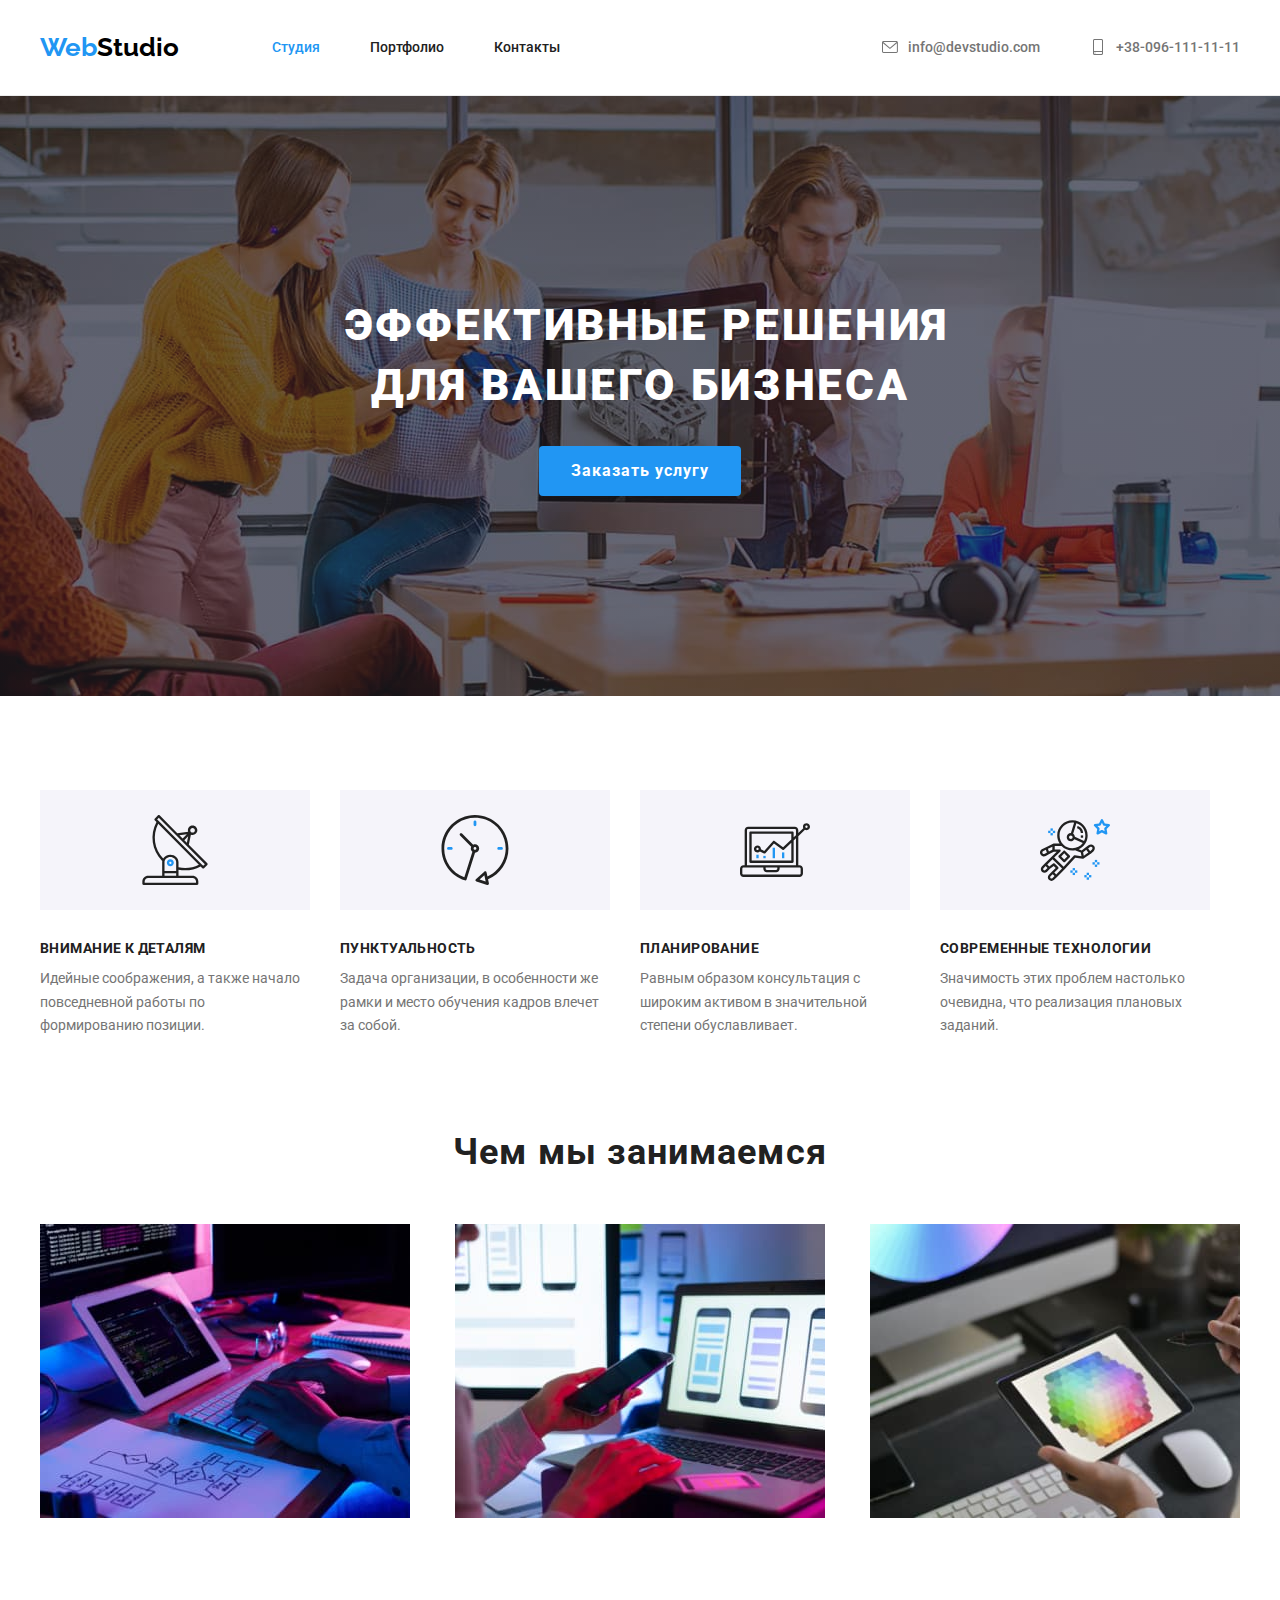
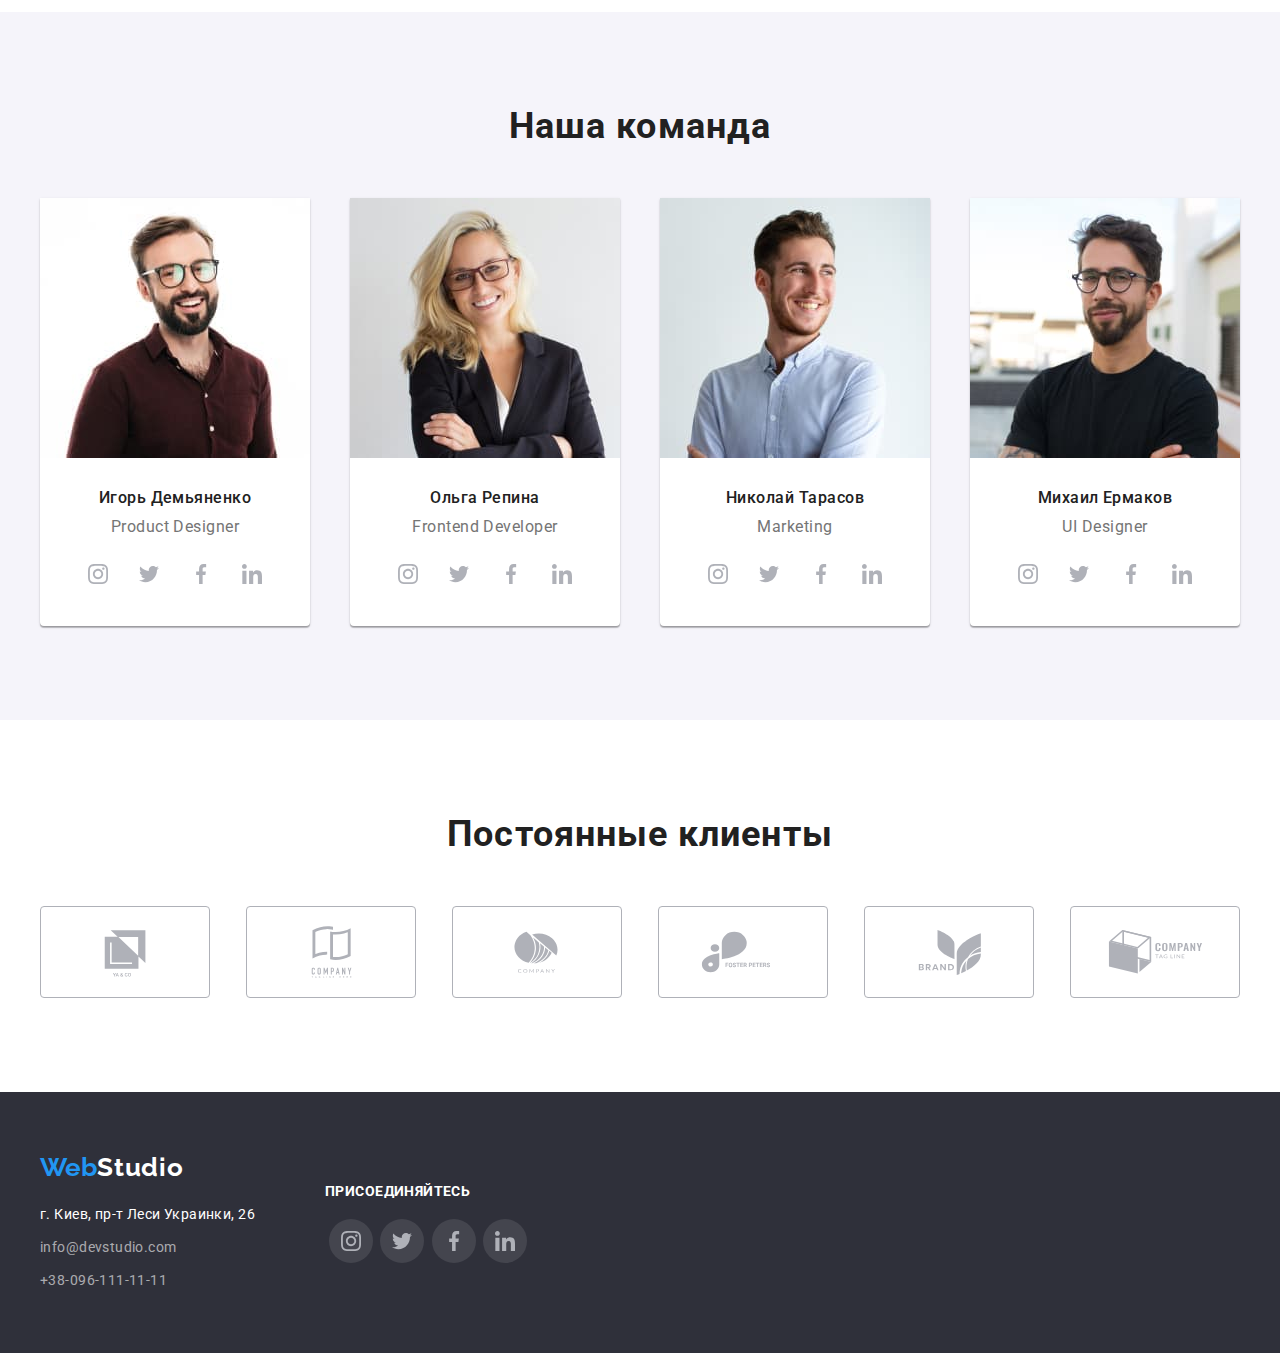
<file: index.html>
<!DOCTYPE html>
<html lang="en">

<head>
    <meta charset="UTF-8">
    <meta name="viewport" content="width=device-width, initial-scale=1.0">
    <title>WebStudio</title>
    <link rel="preconnect" href="https://fonts.gstatic.com">
    <link rel="preconnect" href="https://fonts.gstatic.com">
    <link href="https://fonts.googleapis.com/css2?family=Raleway:wght@700&family=Roboto:wght@400;500;700;900&display=swap" rel="stylesheet">
    <link rel="stylesheet" href="https://cdnjs.cloudflare.com/ajax/libs/modern-normalize/0.6.0/modern-normalize.min.css" />
    <link rel="stylesheet" href="css/style.css">
</head>

<body>
    <!--шапка сайта-->
    <header class="page-header">
        <!--logo-->
        <div class="container">
            <a href="index.html" class="logo">
                <span class="webstudio">Web</span>Studio
            </a>

            <nav class="navigation">
                <ul class="menu-nav">
                    <li class="item"><a href="#" class="link current">Cтудия</a></li>
                    <li class="item"><a href="./portfolio.html" class="link">Портфолио</a></li>
                    <li class="item"><a href="#" class="link">Контакты</a></li>

                </ul>
            </nav>
            <ul class="contacts">
                <li class="item">
                    <a href="mailto:info@devstudio.com" class="contacts-link">
                <svg class="contacts-mail" width="1rem" height="1rem">
              <use href="./img-icons/sprite.svg#icon-mail"></use>
            </svg> info@devstudio.com
                    </a>
                </li>

                <li class="item">
                    <a href="tel:+380961111111" class="contacts-link">
                <svg class="contacts-tel" width="1rem" height="1rem">
            <use href="./img-icons/sprite.svg#icon-tel"></use>
          </svg> 
        +38-096-111-11-11
    </a>
                </li>
            </ul>
        </div>
    </header>
    <main>
        <section class="hero">

            <h1 class="hero-title">   Эффективные решения  
для вашего бизнеса</h1>
     <button type="button" class="button">Заказать услугу</button>
</section>
<!--Особенности-->
<section class="section">
<div class="container">

<ul class="feature-list">
    <li class="items">
    <h3 class="section-title">Внимание к деталям</h3>
     <p class="test"> Идейные соображения, а также начало повседневной работы по формированию позиции.</p>
    </li>   

 <li class="items">
     <h3 class="section-title">Пунктуальность</h3>
    <p class="test"> Задача организации, в особенности же рамки и место обучения кадров влечет за собой.</p>
</li>

 <li class="items">
     <h3 class="section-title">Планирование</h3>
    <p class="test"> Равным образом консультация с широким активом в значительной степени обуславливает.</p>
</li>

    <li class="items">
     <h3 class="section-title">Современные технологии</h3>
     <p class="test"> Значимость этих проблем настолько очевидна, что реализация плановых заданий.
      </p>
    </li>
  </ul>
 </div>
</section>

<!--чем мы занимаемся-->
<section class="section">
<div class="container">
 <h2 class="works">Чем мы занимаемся</h2>
    <ul class="feature-list">
     <li class="projects">
         <img src="./img/box1.jpg" alt="Декстопные приложения" width="370" />
    </li>
     <li class="projects">
         <img src="./img/box2.jpg" alt="Мобильные приложения" width="370" />
        </li>
     <li class="projects">
         <img src="./img/box3.jpg" alt="Дизайнерские решения" width="370" />
        </li>
                </ul>
            </div>
 </section>

        <!--Наша команда-->
<section class="section">
 <div class="container">
 <h2 class="works">Наша команда</h2>
    <ul class="feature-list">
<li class="cards-item">
      <img src="./img/img.jpg" alt="Игорь Демьяненко">
       <h3 class="title">Игорь Демьяненко</h3>
        <p class="profession">Product Designer</p>
<ul class="actions">
    <li>
        <a href="#" class="icons">
            <svg class="icons-svg">
                <use href="./img-icons/sprite.svg#icon-instagram" width="20" height="20"></use>
            </svg>
        </a>
    </li>
    <li>
        <a href="#" class="icons">
            <svg class="icons-svg">
                <use href="./img-icons/sprite.svg#icon-twitter" width="20" height="20"></use>
            </svg>
        </a>
    </li>
    <li>
        <a href="#" class="icons">
            <svg class="icons-svg">
                <use href="./img-icons/sprite.svg#icon-facebook" width="20" height="20"></use>
            </svg>
        </a>
    </li>
    <li>
        <a href="#" class="icons">
            <svg class="icons-svg">
                <use href="./img-icons/sprite.svg#icon-linkedin" width="20" height="20"></use>
            </svg>
        </a>
    </li>
</ul>
</li>

 <li class="cards-item">
     <img src="./img/img1.jpg" alt="Ольга Репина">
      <h3 class="title">Ольга Репина</h3>
       <p class="profession">Frontend Developer</p>
<ul class="actions">
    <li>
        <a href="#" class="icons">
            <svg class="icons-svg">
                <use href="./img-icons/sprite.svg#icon-instagram" width="20" height="20"></use>
            </svg>
        </a>
    </li>
    <li>
        <a href="#" class="icons">
            <svg class="icons-svg">
                <use href="./img-icons/sprite.svg#icon-twitter" width="20" height="20"></use>
            </svg>
        </a>
    </li>
    <li>
        <a href="#" class="icons">
            <svg class="icons-svg">
                <use href="./img-icons/sprite.svg#icon-facebook" width="20" height="20"></use>
            </svg>
        </a>
    </li>
    <li>
        <a href="#" class="icons">
            <svg class="icons-svg">
                <use href="./img-icons/sprite.svg#icon-linkedin" width="20" height="20"></use>
            </svg>
        </a>
    </li>
</ul>
</li>

<li class="cards-item">
     <img src="./img/img2.jpg" alt="Николай Тарасов">
      <h3 class="title">Николай Тарасов</h3>
       <p class="profession">Marketing</p>
    <ul class="actions">
        <li>
            <a href="#" class="icons">
                <svg class="icons-svg">
                    <use href="./img-icons/sprite.svg#icon-instagram" width="20" height="20"></use>
                </svg>
            </a>
        </li>
        <li>
            <a href="#" class="icons">
                <svg class="icons-svg">
                    <use href="./img-icons/sprite.svg#icon-twitter" width="20" height="20"></use>
                </svg>
            </a>
        </li>
        <li>
            <a href="#" class="icons">
                <svg class="icons-svg">
                    <use href="./img-icons/sprite.svg#icon-facebook" width="20" height="20"></use>
                </svg>
            </a>
        </li>
        <li>
            <a href="#" class="icons">
                <svg class="icons-svg">
                    <use href="./img-icons/sprite.svg#icon-linkedin" width="20" height="20"></use>
                </svg>
            </a>
        </li>
    </ul>
 </li>

<li class="cards-item">
     <img src="./img/img3.jpg" alt="Михаил Ермаков">
      <h3 class="title">Михаил Ермаков</h3>
        <p class="profession">UI Designer</p>
    <ul class="actions">
     <li>
      <a href="#" class="icons">
       <svg class="icons-svg">
        <use href="./img-icons/sprite.svg#icon-instagram" width="20" height="20"></use>
   </svg>
  </a>
</li>
  <li>
    <a href="#" class="icons">
     <svg class="icons-svg">
        <use href="./img-icons/sprite.svg#icon-twitter" width="20" height="20"></use>
    </svg>
   </a>
</li>
   <li>
    <a href="#" class="icons">
      <svg class="icons-svg">
        <use href="./img-icons/sprite.svg#icon-facebook" width="20" height="20"></use>
     </svg>
    </a>
 </li>
    <li>
      <a href="#" class="icons">
       <svg class="icons-svg">
         <use href="./img-icons/sprite.svg#icon-linkedin" width="20" height="20"></use>
      </svg>
     </a>
    </li>
  </ul>  
</li>
                </ul>
            </div>
</section>


<!--постоянные клиенты-->
        <section class="section">
            <div class="container">
        <h2 class="main-clients">Постоянные клиенты</h2>
        <ul class="icons-clients">
    <li>
    <a href="#" class="company">
    <svg width="106" height="60">
            <use href="./img-icons/sprite.svg#icon-Logo" width="106" height="60"></use>
         </svg>
        </a>
        </svg>  
        </a>  
     </li>
    <li>
        <a href="#" class="company">
            <svg>
                <use href="./img-icons/sprite.svg#icon-Logo1" width="106" height="60"></use>
            </svg>
        </a>
        </svg>
        </a>
    </li>
    <li>
        <a href="#" class="company">
            <svg>
                <use href="./img-icons/sprite.svg#icon-Logo2" width="106" height="60"></use>
            </svg>
        </a>
        </svg>
        </a>
    </li>
    <li><a href="#" class="company">
        <svg>
            <use href="./img-icons/sprite.svg#icon-Logo3" width="106" height="60"></use>
        </svg>
    </a>
    </svg>
    </a></li>
    <li><a href="#" class="company">
        <svg>
            <use href="./img-icons/sprite.svg#icon-Logo4" width="106" height="60"></use>
        </svg>
    </a>
    </svg>
    </a></li>
    <li><a href="#" class="company">
        <svg>
            <use href="./img-icons/sprite.svg#icon-Logo5" width="106" height="60"></use>
        </svg>
    </a>
    </svg>
    </a></li>
     </ul>
            </div>
        </section>
    </main>

    <!--footer-->
    <footer class="footer">
        <div class="container">
            <a href="index.html" class="logo-type">
               <span class="webstudio">Web</span><span class="logotype">Studio</span>
            </a>
   <div class="column">
      <address>
        <p class="address">г. Киев, пр-т Леси Украинки, 26</p>
        <ul class="inform">
          <li class="inform-card"><a href="mailto:info@devstudio.com" class="inform-link">info@devstudio.com</a></li>

          <li class="inform-card"><a href="tel:+380961111111" class="inform-link">+38-096-111-11-11</a></li>
        </ul>
        
      </address>
      <section class="welcome-section">
              <h3 class="welcome">присоединяйтесь</h3>
          <ul class="welcome-icons">
        <li>
            <a href="#" class="icons">
                <svg class="icons-svg">
                    <use href="./img-icons/sprite.svg#icon-instagram" width="20" height="20"></use>
                </svg>
            </a>
        </li>
        <li>
            <a href="#" class="icons">
                <svg class="icons-svg">
                    <use href="./img-icons/sprite.svg#icon-twitter" width="20" height="20"></use>
                </svg>
            </a>
        </li>
        <li>
            <a href="#" class="icons">
                <svg class="icons-svg">
                    <use href="./img-icons/sprite.svg#icon-facebook" width="20" height="20"></use>
                </svg>
            </a>
        </li>
        <li>
            <a href="#" class="icons">
                <svg class="icons-svg">
                    <use href="./img-icons/sprite.svg#icon-linkedin" width="20" height="20"></use>
                </svg>
            </a>
        </li>
          </ul>
      </section>
    </div>
</div>
        
    </footer>
</body>

</html>
</file>
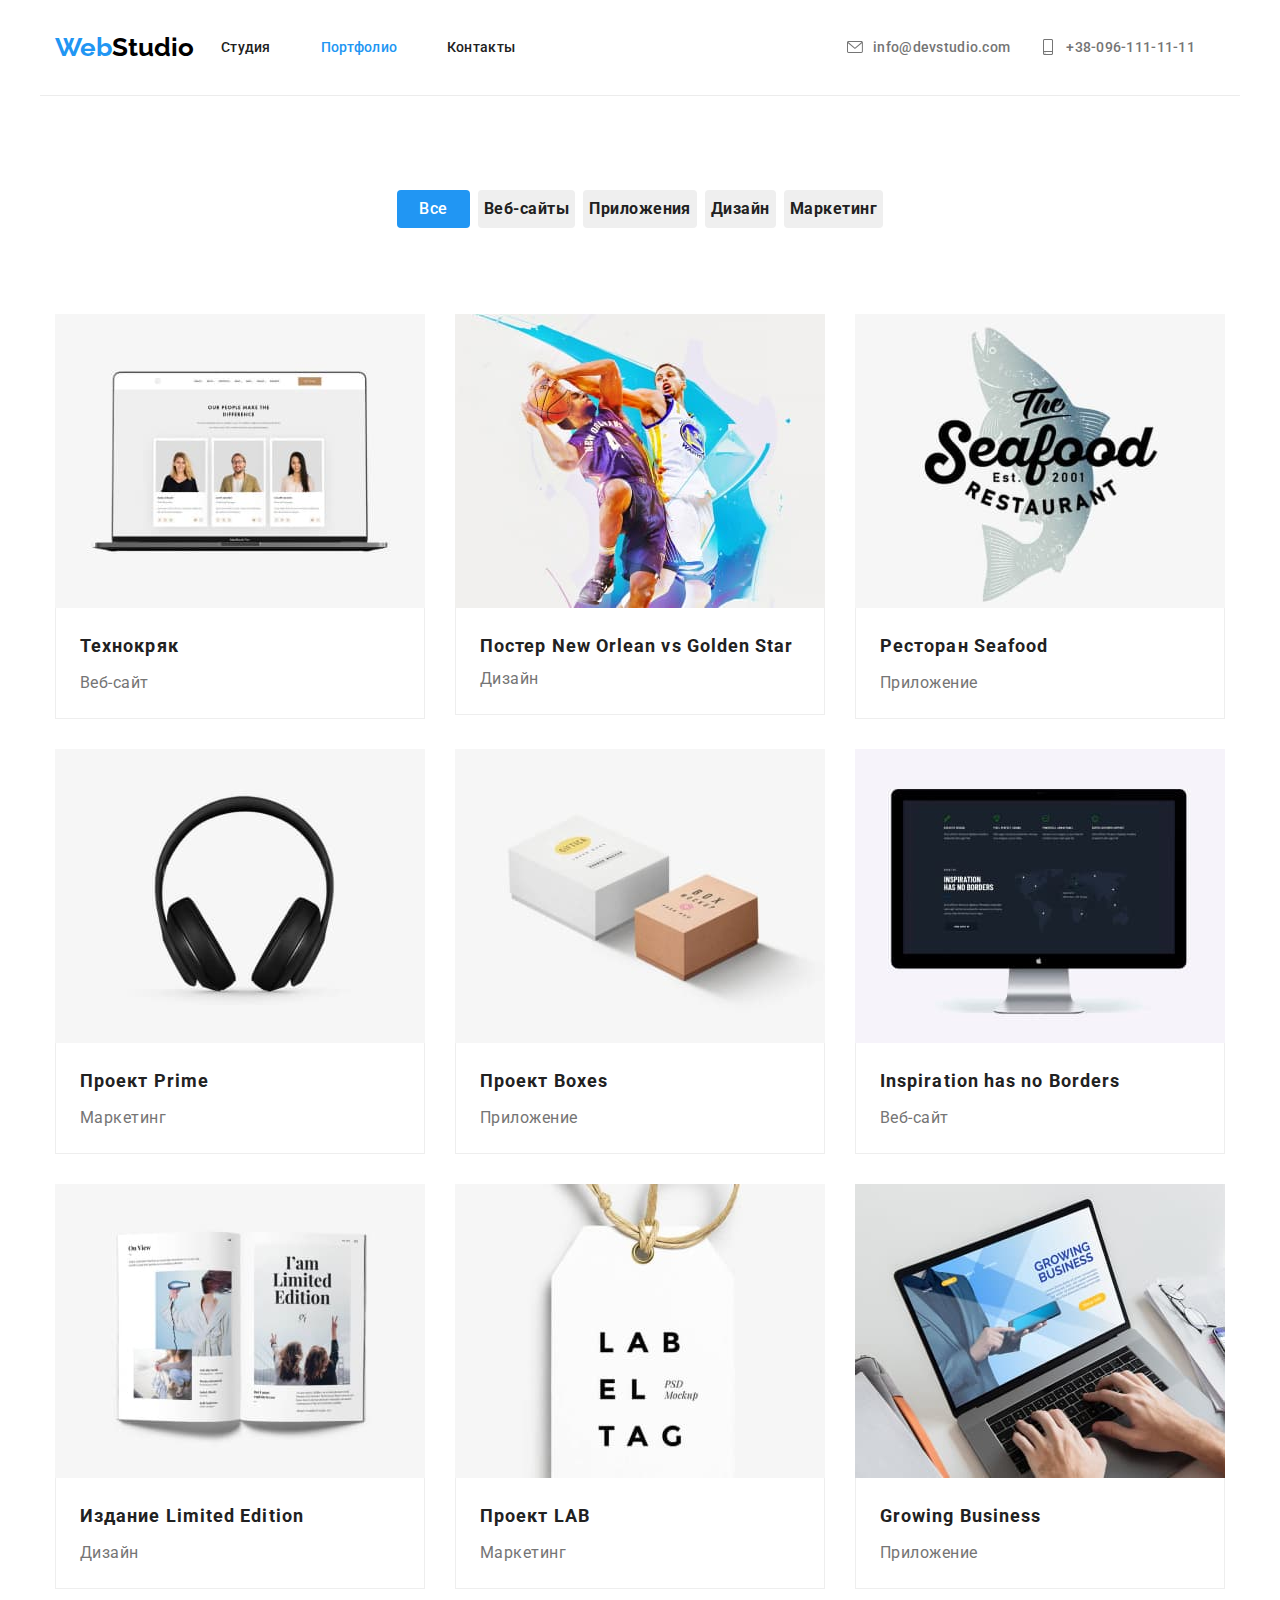
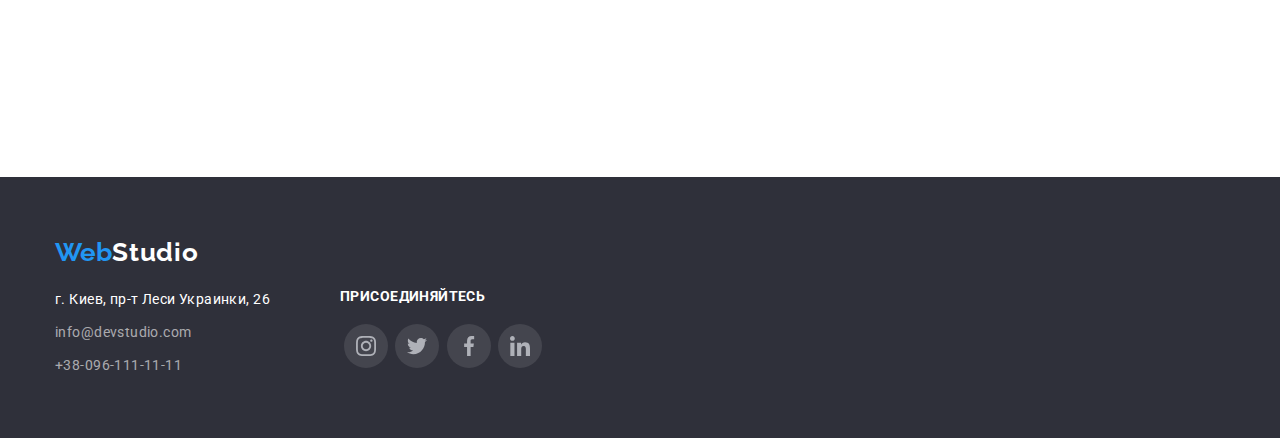
<file: portfolio.html>
<!DOCTYPE html>
<html lang="en">
<head>
  <meta charset="UTF-8">
  <meta name="viewport" content="width=device-width, initial-scale=1.0">
  <title>WebStudio</title>
  <link rel="preconnect" href="https://fonts.gstatic.com">
  <link href="https://fonts.googleapis.com/css2?family=Raleway:wght@700&family=Roboto:wght@400;500;700&display=swap"
    rel="stylesheet">
    <link
    rel="stylesheet"
    href="https://cdnjs.cloudflare.com/ajax/libs/modern-normalize/0.6.0/modern-normalize.min.css"
  />  
  <link rel="stylesheet" href="./css/portfolio.css">
</head>

<body>
  <!--шапка сайта-->
  <header class="page-header">
    
    <!--logo-->
      <a href="index.html" class="logo">
      <span class="webstudio">Web</span>Studio
      </a>
<nav>
  <ul class="menu-nav">

    <li class="studio"><a href="./index.html" class="link">Cтудия</a></li>
    <li><a href="./portfolio.html" class="link current">Портфолио</a></li>
    <li><a href="#" class="link">Контакты</a></li>
    
  </ul>
</nav>
<ul class="contacts">
    <li><a href="mailto:info@devstudio.com" class="contacts-list">
      <svg class="contacts-mail" width="1rem" height="1rem">
        <use href="./img-icons/sprite.svg#icon-mail"></use>
      </svg>
      info@devstudio.com</a></li>
  
    <li><a href="tel:+380961111111" class="contacts-list">
      <svg class="contacts-tel" width="1rem" height="1rem">
        <use href="./img-icons/sprite.svg#icon-tel"></use>
      </svg>
      +38-096-111-11-11</a></li>
</ul>

</header>
  <main>
    <section class="btnList">
      <div class="container">
      <ul class="btn">
      <li><button type="button" class="button">Все</button></li>
      <li><button type="button" class="buttonLink">Веб-сайты</button></li>
      <li><button type="button" class="buttonLink">Приложения</button></li>
      <li><button type="button" class="buttonLink">Дизайн</button></li>
      <li><button type="button" class="buttonLink">Маркетинг</button></li>
      </ul>
      
      <ul class="container-flex">
        <li class="border-flex">
      <a href="" class="section-title">
        <img src="./img2/img0.jpg" width="370" alt="Технокряк">
        <div class="listen">
        <h2>Технокряк</h2>
          <p>Веб-сайт</p>
        </div>
      </a>
        <!-- <p>
          Технокряк это современная площадка распространения коронавируса.
           Компании используют эту платформу для цифрового шпионажа и атак
           на защищённые сервера конкурентов.
          </p> -->
      </li>
        <li class="border-flex">
      <a href="" class="section-title">
        <img src="./img2/img01.jpg" width="370" alt="Постер New Orlean vs Golden Star">
        <div class="listen">
          <h2>Постер New Orlean vs Golden Star</h2>
          <p>Дизайн</p>
        </a>
      </li>
        <li class="border-flex">
      <a href="" class="section-title">
        <img src="./img2/img02.jpg" width="370" alt="Ресторан Seafood">
        <div class="listen">
        <h2>Ресторан Seafood</h2>
        <p>Приложение</p>
        </div>
      </a>
      
      </li>
        <li class="border-flex">
          <a href="" class="section-title">
        <img src="./img2/img03.jpg" width="370" alt="Проект Prime">
        <div class="listen">
        <h2>Проект Prime</h2>
        <p>Маркетинг</p>
        </div>
      </a>
      </li>
        <li class="border-flex">
          <a href="" class="section-title">
        <img src="./img2/img04.jpg" width="370" alt="Проект Boxes">
        <div class="listen">
        <h2>Проект Boxes</h2>
        <p>Приложение</p>
        </div>
      </a>
      </li>
        <li class="border-flex">
          <a href="" class="section-title">
        <img src="./img2/img05.jpg" width="370" alt="Inspiration has no Borders">
        <div class="listen">
        <h2>Inspiration has no Borders</h2>
        <p>Веб-сайт</p>
        </div>
      </a>
      </li>
        <li class="border-flex"> 
          <a href="" class="section-title">
        <img src="./img2/img06.jpg" width="370" alt="Издание Limited Edition">
        <div class="listen">
        <h2>Издание Limited Edition</h2>
        <p>Дизайн</p>
        </div>
      </a>
      </li>
        <li class="border-flex">
      <a href="" class="section-title">
        <img src="./img2/img07.jpg" width="370" alt="Проект LAB">
        <div class="listen">
        <h2>Проект LAB</h2>
        <p>Маркетинг</p>
        </div>
      </a>
      </li>
        <li class="border-flex">
          <a href="" class="section-title">
        <img src="./img2/img08.jpg" width="370" alt="Growing Business">
        <div class="listen">
        <h2>Growing Business</h2>
        <p>Приложение</p>
        </div>
      </a>
      </li>
      </ul>

    </div>
  </section>
      
  </main>
  
  <footer>
    <div class="container">
      <div class="logo-link">
      <a href="index.html" class="logo">
        <span class="webstudio">Web</span><span class="logotype">Studio</span>
      </a>
    </div>
    
     <div class="column">
      <address>
        <p class="address">г. Киев, пр-т Леси Украинки, 26</p>
        <ul class="mail">
          <li class="mail-card"><a href="mailto:info@devstudio.com" class="mail-list">info@devstudio.com</a></li>
          <li><a href="tel:+380961111111" class="mail-list">+38-096-111-11-11</a></li>
        </ul>
    </address>
    <section class="welcome-section">
      <h3 class="welcome">присоединяйтесь</h3>
      <ul class="welcome-icons">
        <li>
          <a href="#" class="icons">
            <svg class="icons-svg">
              <use href="./img-icons/sprite.svg#icon-instagram" width="20" height="20"></use>
            </svg>
          </a>
        </li>
        <li>
          <a href="#" class="icons">
            <svg class="icons-svg">
              <use href="./img-icons/sprite.svg#icon-twitter" width="20" height="20"></use>
            </svg>
          </a>
        </li>
        <li>
          <a href="#" class="icons">
            <svg class="icons-svg">
              <use href="./img-icons/sprite.svg#icon-facebook" width="20" height="20"></use>
            </svg>
          </a>
        </li>
        <li>
          <a href="#" class="icons">
            <svg class="icons-svg">
              <use href="./img-icons/sprite.svg#icon-linkedin" width="20" height="20"></use>
            </svg>
          </a>
        </li>
      </ul>
    </section>
   </div>
</div>
  </footer>
</body>
</html>
</file>
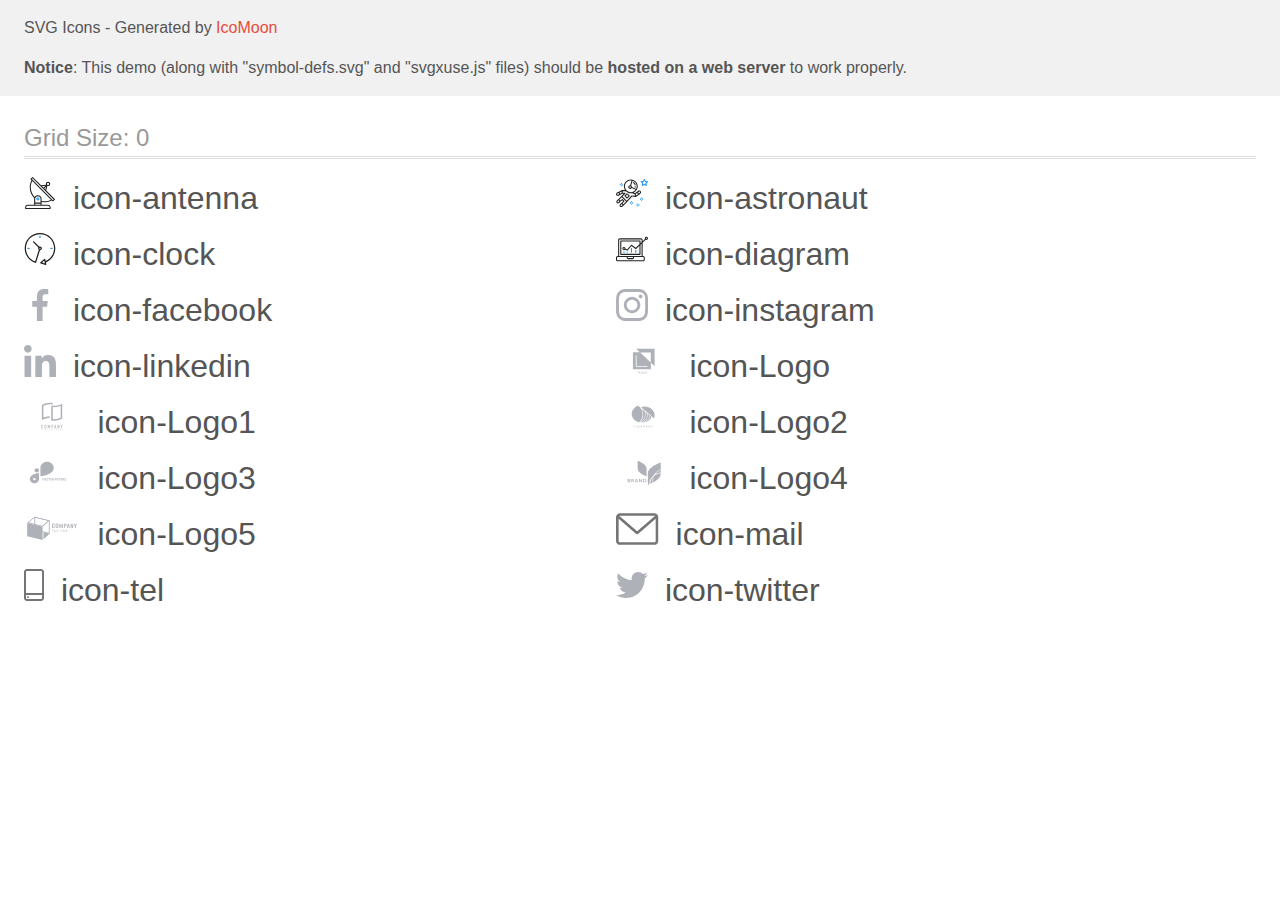
<file: icomoon/demo-external-svg.html>
<!doctype html>
<html>
<head>
    <title>IcoMoon - SVG Icons</title>
    <meta charset="utf-8">
    <meta name="viewport" content="width=device-width, initial-scale=1">
    <link rel="stylesheet" href="demo-files/demo.css">
    <link rel="stylesheet" href="style.css">
</head>
<body>
<header class="bgc1 clearfix">
<div class="mhl">
    <p>SVG Icons - Generated by <a href="https://icomoon.io/app">IcoMoon</a></p><p><strong>Notice</strong>: This demo (along with "symbol-defs.svg" and "svgxuse.js" files) should be <b>hosted on a web server</b> to work properly.</p>
</div>
</header>
    <div class="clearfix mhl ptl">
        <h1 class="mvm mtn fgc1">Grid Size: 0</h1>
        <div class="glyph fs1">
            <div class="clearfix pbs">
                <svg class="icon icon-antenna"><use xlink:href="symbol-defs.svg#icon-antenna"></use></svg><span class="name"> icon-antenna</span>
            </div>
        </div>
        <div class="glyph fs1">
            <div class="clearfix pbs">
                <svg class="icon icon-astronaut"><use xlink:href="symbol-defs.svg#icon-astronaut"></use></svg><span class="name"> icon-astronaut</span>
            </div>
        </div>
        <div class="glyph fs1">
            <div class="clearfix pbs">
                <svg class="icon icon-clock"><use xlink:href="symbol-defs.svg#icon-clock"></use></svg><span class="name"> icon-clock</span>
            </div>
        </div>
        <div class="glyph fs1">
            <div class="clearfix pbs">
                <svg class="icon icon-diagram"><use xlink:href="symbol-defs.svg#icon-diagram"></use></svg><span class="name"> icon-diagram</span>
            </div>
        </div>
        <div class="glyph fs1">
            <div class="clearfix pbs">
                <svg class="icon icon-facebook"><use xlink:href="symbol-defs.svg#icon-facebook"></use></svg><span class="name"> icon-facebook</span>
            </div>
        </div>
        <div class="glyph fs1">
            <div class="clearfix pbs">
                <svg class="icon icon-instagram"><use xlink:href="symbol-defs.svg#icon-instagram"></use></svg><span class="name"> icon-instagram</span>
            </div>
        </div>
        <div class="glyph fs1">
            <div class="clearfix pbs">
                <svg class="icon icon-linkedin"><use xlink:href="symbol-defs.svg#icon-linkedin"></use></svg><span class="name"> icon-linkedin</span>
            </div>
        </div>
        <div class="glyph fs1">
            <div class="clearfix pbs">
                <svg class="icon icon-Logo"><use xlink:href="symbol-defs.svg#icon-Logo"></use></svg><span class="name"> icon-Logo</span>
            </div>
        </div>
        <div class="glyph fs1">
            <div class="clearfix pbs">
                <svg class="icon icon-Logo1"><use xlink:href="symbol-defs.svg#icon-Logo1"></use></svg><span class="name"> icon-Logo1</span>
            </div>
        </div>
        <div class="glyph fs1">
            <div class="clearfix pbs">
                <svg class="icon icon-Logo2"><use xlink:href="symbol-defs.svg#icon-Logo2"></use></svg><span class="name"> icon-Logo2</span>
            </div>
        </div>
        <div class="glyph fs1">
            <div class="clearfix pbs">
                <svg class="icon icon-Logo3"><use xlink:href="symbol-defs.svg#icon-Logo3"></use></svg><span class="name"> icon-Logo3</span>
            </div>
        </div>
        <div class="glyph fs1">
            <div class="clearfix pbs">
                <svg class="icon icon-Logo4"><use xlink:href="symbol-defs.svg#icon-Logo4"></use></svg><span class="name"> icon-Logo4</span>
            </div>
        </div>
        <div class="glyph fs1">
            <div class="clearfix pbs">
                <svg class="icon icon-Logo5"><use xlink:href="symbol-defs.svg#icon-Logo5"></use></svg><span class="name"> icon-Logo5</span>
            </div>
        </div>
        <div class="glyph fs1">
            <div class="clearfix pbs">
                <svg class="icon icon-mail"><use xlink:href="symbol-defs.svg#icon-mail"></use></svg><span class="name"> icon-mail</span>
            </div>
        </div>
        <div class="glyph fs1">
            <div class="clearfix pbs">
                <svg class="icon icon-tel"><use xlink:href="symbol-defs.svg#icon-tel"></use></svg><span class="name"> icon-tel</span>
            </div>
        </div>
        <div class="glyph fs1">
            <div class="clearfix pbs">
                <svg class="icon icon-twitter"><use xlink:href="symbol-defs.svg#icon-twitter"></use></svg><span class="name"> icon-twitter</span>
            </div>
        </div>
  </div>
<script defer src="svgxuse.js"></script>
</body>
</html>
</file>
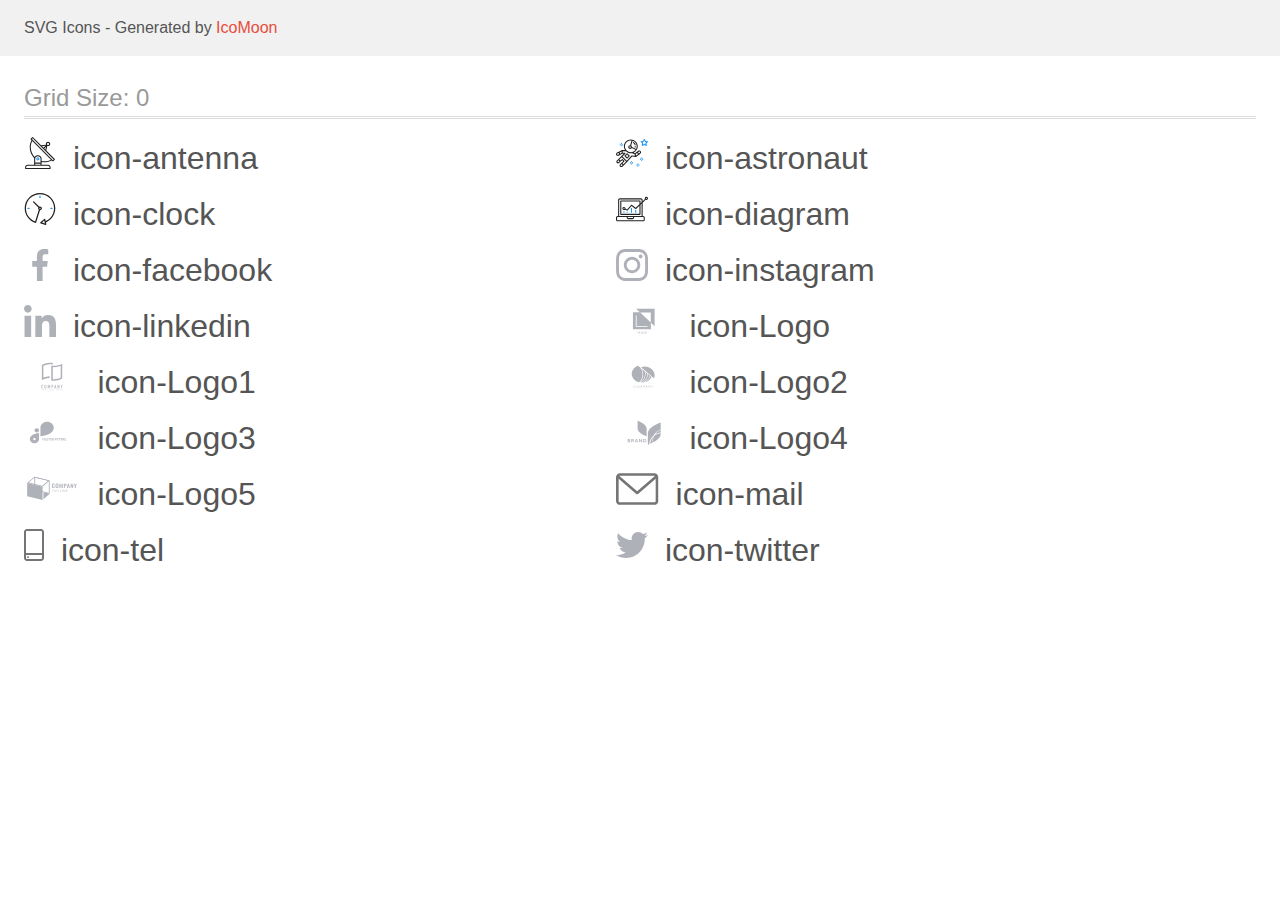
<file: icomoon/demo.html>
<!doctype html>
<html>
<head>
    <title>IcoMoon - SVG Icons</title>
    <meta charset="utf-8">
    <meta name="viewport" content="width=device-width, initial-scale=1">
    <link rel="stylesheet" href="demo-files/demo.css">
    <link rel="stylesheet" href="style.css">
</head>
<body>
<svg aria-hidden="true" style="position: absolute; width: 0; height: 0; overflow: hidden;" version="1.1" xmlns="http://www.w3.org/2000/svg" xmlns:xlink="http://www.w3.org/1999/xlink">
<defs>
<symbol id="icon-antenna" viewBox="0 0 32 32">
<path fill="#212121" style="fill: var(--color1, #212121)" d="M30.773 22.098l-8.443-8.505 0.937-4.615c0.242 0.094 0.499 0.144 0.758 0.146h0.006c1.192 0.014 2.17-0.941 2.184-2.133s-0.941-2.17-2.133-2.184c-1.192-0.014-2.17 0.941-2.184 2.133-0.003 0.255 0.039 0.509 0.125 0.749l-4.96 0.605-8.091-8.133c-0.099-0.101-0.235-0.159-0.377-0.16-0.14 0.001-0.274 0.056-0.373 0.155l-1.513 1.504c-0.208 0.208-0.208 0.546 0 0.754l0.814 0.826c-3.153 5.798-2.129 12.978 2.519 17.663 0.043 0.041 0.092 0.074 0.146 0.098-0.034 0.18-0.051 0.364-0.052 0.547v6.187h-6.4c-1.472 0.002-2.665 1.195-2.667 2.667v1.067c0 0.295 0.239 0.533 0.533 0.533h24.533c0.295 0 0.533-0.239 0.533-0.533v-1.067c-0.002-1.472-1.195-2.665-2.667-2.667h-6.4v-2.742c1.003 0.21 2.024 0.317 3.049 0.32 2.458-0.003 4.877-0.615 7.040-1.783l0.818 0.823c0.099 0.101 0.235 0.159 0.377 0.16 0.14-0.001 0.274-0.056 0.373-0.155l1.513-1.504c0.208-0.208 0.208-0.546 0-0.754zM23.28 6.233c0.418-0.415 1.093-0.414 1.508 0.004s0.414 1.093-0.004 1.508c-0.2 0.199-0.47 0.31-0.752 0.31h-0.003c-0.589-0.003-1.064-0.483-1.061-1.072 0.002-0.282 0.115-0.552 0.314-0.751h-0.002zM22.024 9.738l-0.598 2.946-1.175-1.182 1.774-1.763zM21.419 8.836l-1.92 1.909-1.485-1.493 3.405-0.415zM24.004 28.8c0.884 0 1.6 0.716 1.6 1.6v0.533h-23.467v-0.533c0-0.884 0.716-1.6 1.6-1.6h20.267zM16.537 26.667v1.067h-5.333v-1.067h5.333zM11.204 25.6v-4.053c0-1.294 1.196-2.347 2.667-2.347s2.667 1.053 2.667 2.347v4.053h-5.333zM17.604 23.904v-2.357c0-1.882-1.675-3.413-3.733-3.413-1.331-0.020-2.576 0.657-3.281 1.786-4.058-4.274-4.971-10.645-2.279-15.887l18.602 18.708c-2.872 1.461-6.165 1.873-9.309 1.163zM28.893 23.22l-21.057-21.181 0.755-0.752 7.935 7.98c0.004 0 0.006 0.007 0.010 0.010l13.115 13.191-0.757 0.752z"></path>
<path fill="#2196f3" style="fill: var(--color2, #2196f3)" d="M13.876 20.267h-0.005c-0.884-0.001-1.601 0.714-1.602 1.598s0.714 1.601 1.598 1.602h0.005c0.884 0.001 1.601-0.714 1.602-1.598s-0.714-1.601-1.598-1.602zM14.249 22.245c-0.1 0.1-0.236 0.156-0.378 0.155-0.295-0.002-0.532-0.242-0.531-0.536 0.001-0.141 0.057-0.276 0.157-0.375s0.233-0.154 0.373-0.155c0.295 0.002 0.532 0.241 0.53 0.536-0.001 0.141-0.057 0.276-0.157 0.375h0.005z"></path>
</symbol>
<symbol id="icon-astronaut" viewBox="0 0 32 32">
<path fill="#2196f3" style="fill: var(--color2, #2196f3)" d="M31.974 4.524c-0.063-0.193-0.229-0.333-0.43-0.363l-1.91-0.278-0.855-1.731c-0.179-0.365-0.777-0.365-0.956 0l-0.855 1.731-1.91 0.278c-0.201 0.029-0.367 0.17-0.431 0.363-0.062 0.193-0.011 0.405 0.135 0.547l1.383 1.348-0.326 1.903c-0.034 0.2 0.048 0.402 0.212 0.522 0.166 0.121 0.382 0.135 0.562 0.040l1.709-0.899 1.709 0.899c0.078 0.041 0.164 0.061 0.249 0.061 0.11 0 0.221-0.034 0.314-0.102 0.164-0.119 0.246-0.322 0.212-0.522l-0.326-1.903 1.383-1.348c0.145-0.142 0.197-0.354 0.135-0.547zM29.511 5.851c-0.125 0.122-0.183 0.299-0.153 0.472l0.191 1.114-1-0.526c-0.078-0.041-0.163-0.061-0.249-0.061s-0.17 0.020-0.249 0.061l-1.001 0.526 0.191-1.114c0.030-0.173-0.028-0.349-0.153-0.472l-0.81-0.789 1.119-0.163c0.174-0.025 0.324-0.134 0.402-0.292l0.5-1.013 0.5 1.013c0.078 0.157 0.228 0.267 0.402 0.292l1.119 0.163-0.809 0.789zM26.134 20.522h-1.067v1.067h1.067v-1.067zM26.134 22.656h-1.067v1.067h1.067v-1.067zM27.2 21.589h-1.067v1.067h1.067v-1.067zM25.067 21.589h-1.067v1.067h1.067v-1.067zM22.4 26.389h-1.067v1.067h1.067v-1.067zM22.4 28.522h-1.067v1.067h1.067v-1.067zM23.467 27.456h-1.067v1.067h1.067v-1.067zM21.333 27.456h-1.067v1.067h1.067v-1.067zM16 24.256h-1.067v1.067h1.067v-1.067zM16 26.389h-1.067v1.067h1.067v-1.067zM17.067 25.322h-1.067v1.067h1.067v-1.067zM14.933 25.322h-1.067v1.067h1.067v-1.067zM5.867 6.122h-1.067v1.067h1.067v-1.067zM5.867 8.255h-1.067v1.067h1.067v-1.067z"></path>
<path fill="#2196f3" style="fill: var(--color2, #2196f3)" d="M6.933 7.189h-1.067v1.067h1.067v-1.067zM4.8 7.189h-1.067v1.067h1.067v-1.067z"></path>
<path fill="#212121" style="fill: var(--color1, #212121)" d="M24.715 14.159c-0.287-0.388-0.709-0.637-1.188-0.705-0.481-0.068-0.956 0.058-1.34 0.352l-1.252 0.96-1.898 1.417-1.358-0.541c2.421-1.086 4.114-3.508 4.114-6.32 0-3.823-3.123-6.933-6.961-6.933s-6.961 3.11-6.961 6.933c0 1.386 0.414 2.674 1.12 3.758l-2.769-0.024c-0.009 0-0.015 0.004-0.023 0.005-0.053 0.002-0.105 0.013-0.155 0.031-0.013 0.005-0.026 0.008-0.038 0.013-0.006 0.003-0.013 0.003-0.019 0.006l-3.233 1.596c-0.001 0-0.001 0-0.001 0.001l-1.893 0.911c-0.021 0.009-0.042 0.021-0.063 0.035-0.755 0.502-1.012 1.489-0.598 2.295 0.22 0.429 0.595 0.745 1.056 0.889 0.178 0.055 0.359 0.083 0.539 0.083 0.29 0 0.577-0.071 0.839-0.211l1.388-0.738 2.264-1.169 1.357-0.008-5.442 5.416c-0.001 0.001-0.001 0.001-0.002 0.001l-1.339 1.333c-0.316 0.315-0.49 0.732-0.49 1.178s0.174 0.863 0.49 1.179c0.325 0.323 0.752 0.485 1.179 0.485s0.854-0.162 1.18-0.485l1.314-1.309 1.741-1.3 0.901 0.897-1.762 1.754c-0 0.001-0.001 0.001-0.002 0.001l-1.339 1.333c-0.316 0.315-0.49 0.732-0.49 1.178s0.174 0.863 0.49 1.179c0.325 0.323 0.753 0.485 1.18 0.485s0.855-0.162 1.18-0.485l3.482-3.467c0.001-0.001 0.001-0.001 0.001-0.002l1.010-1-0.004-0.004c0.006-0.006 0.015-0.009 0.022-0.015l5.166-5.658 3.471 0.494c0.025 0.004 0.050 0.005 0.075 0.005 0.065 0 0.127-0.015 0.187-0.038 0.018-0.006 0.033-0.015 0.050-0.023 0.019-0.010 0.039-0.015 0.058-0.027l3.213-2.133c0.012-0.008 0.018-0.021 0.029-0.029 0.013-0.010 0.029-0.014 0.041-0.026l1.271-1.191c0.662-0.62 0.753-1.635 0.212-2.362zM2.13 17.77c-0.173 0.093-0.37 0.111-0.558 0.052-0.187-0.058-0.338-0.186-0.427-0.358-0.161-0.314-0.068-0.695 0.214-0.902l1.314-0.632 0.449 1.312-0.992 0.528zM5.628 15.942l-1.548 0.8-0.439-1.283 2.027-1.001-0.040 1.484zM20.727 9.322c0 0.918-0.219 1.785-0.599 2.559l-4.181-1.899c-0.044-0.573-0.341-1.075-0.788-1.388l1.464-4.86c2.378 0.756 4.105 2.974 4.105 5.588zM8.938 9.322c0-3.235 2.644-5.867 5.894-5.867 0.253 0 0.5 0.021 0.745 0.052l-1.432 4.754c-0.019-0.001-0.037-0.006-0.057-0.006-1.033 0-1.873 0.837-1.873 1.867s0.84 1.867 1.873 1.867c0.694 0 1.294-0.383 1.618-0.945l3.862 1.755c-1.075 1.446-2.795 2.39-4.737 2.39-3.25 0-5.894-2.632-5.894-5.867zM14.894 10.122c0 0.441-0.362 0.8-0.806 0.8s-0.806-0.359-0.806-0.8c0-0.441 0.362-0.8 0.806-0.8s0.806 0.359 0.806 0.8zM2.465 25.146c-0.236 0.234-0.619 0.234-0.854 0.001-0.114-0.114-0.176-0.263-0.176-0.423s0.062-0.309 0.176-0.421l0.962-0.958 0.851 0.848-0.959 0.955zM5.679 28.88c-0.236 0.234-0.619 0.235-0.855 0.001-0.114-0.114-0.176-0.263-0.176-0.423s0.062-0.309 0.176-0.421l0.963-0.959 0.852 0.848-0.96 0.955zM9.16 25.411c-0.001 0-0.001 0-0.002 0.001l-1.765 1.76-0.852-0.848 1.763-1.756c0.001-0.001 0.001-0.001 0.002-0.001 0.040-0.040 0.065-0.088 0.090-0.135 0.007-0.014 0.020-0.026 0.026-0.040 0.017-0.041 0.019-0.085 0.026-0.129 0.003-0.025 0.014-0.047 0.014-0.073 0-0.036-0.013-0.070-0.020-0.106-0.006-0.032-0.006-0.065-0.019-0.095-0.020-0.050-0.055-0.094-0.091-0.138-0.010-0.012-0.014-0.027-0.025-0.038h-0.001c-0.001-0-0.001-0.002-0.001-0.002l-1.607-1.6c-0.017-0.017-0.039-0.024-0.058-0.038-0.028-0.022-0.055-0.042-0.087-0.058-0.030-0.015-0.061-0.024-0.093-0.033-0.034-0.010-0.067-0.017-0.103-0.020-0.033-0.002-0.063 0.001-0.095 0.005-0.036 0.004-0.069 0.009-0.104 0.020-0.034 0.011-0.063 0.027-0.094 0.045-0.020 0.011-0.042 0.015-0.061 0.029l-1.773 1.324-0.901-0.897 2.399-2.386 4.361 4.289-0.928 0.919zM15.979 18.394c-0.015-0.002-0.030 0.004-0.045 0.003-0.039-0.002-0.076 0.001-0.115 0.007-0.030 0.005-0.059 0.011-0.088 0.021-0.034 0.012-0.065 0.028-0.097 0.047-0.030 0.018-0.057 0.037-0.083 0.061-0.013 0.011-0.028 0.017-0.040 0.029l-4.698 5.146-4.328-4.257 2.833-2.818c0.209-0.208 0.21-0.546 0.002-0.755-0.105-0.105-0.243-0.157-0.381-0.156v-0.001l-2.219 0.013 0.028-1.607 3.104 0.027c1.265 1.294 3.029 2.101 4.981 2.101 0.437 0 0.864-0.045 1.279-0.123 0.040 0.032 0.079 0.065 0.13 0.085l2.41 0.96 0.331 1.644-3.003-0.427zM20.020 18.572l-0.313-1.558 1.446-1.080 0.947 1.257-2.080 1.381zM23.774 15.741l-0.838 0.785-0.931-1.236 0.831-0.637c0.155-0.119 0.351-0.168 0.543-0.143 0.193 0.027 0.364 0.128 0.48 0.284 0.217 0.292 0.18 0.699-0.085 0.947z"></path>
<path fill="#212121" style="fill: var(--color1, #212121)" d="M13.602 18.544l-2.143-2.133c-0.207-0.207-0.545-0.207-0.753 0l-2.142 2.133c-0.1 0.101-0.157 0.236-0.157 0.378s0.056 0.278 0.157 0.378l2.142 2.133c0.104 0.103 0.241 0.155 0.377 0.155s0.273-0.052 0.376-0.155l2.143-2.133c0.1-0.1 0.157-0.236 0.157-0.378s-0.057-0.278-0.157-0.378zM11.083 20.303l-1.387-1.381 1.387-1.381 1.387 1.381-1.387 1.381zM17.164 5.071l-0.258 1.036c0.071 0.018 1.738 0.452 1.738 2.149h1.067c-0-2.017-1.666-2.965-2.547-3.185zM19.711 9.322h-1.067v1.067h1.067v-1.067z"></path>
</symbol>
<symbol id="icon-clock" viewBox="0 0 32 32">
<path fill="#212121" style="fill: var(--color1, #212121)" d="M31.297 15.301c-0.002-8.452-6.855-15.303-15.308-15.301s-15.303 6.855-15.301 15.308c0.001 6.658 4.307 12.551 10.649 14.576 0.061 0.019 0.124 0.029 0.187 0.029 0.121-0 0.239-0.032 0.342-0.094 0.135-0.080 0.236-0.207 0.283-0.356l3.865-12.25c1.057-0.005 1.909-0.866 1.903-1.923s-0.866-1.909-1.923-1.903c-0.284 0.001-0.565 0.067-0.82 0.191l-5.106-5.107c-0.253-0.245-0.657-0.238-0.902 0.016-0.239 0.247-0.239 0.639 0 0.886l5.103 5.109c-0.392 0.799-0.168 1.764 0.536 2.309l-3.683 11.673c-7.278-2.681-11.004-10.754-8.323-18.032s10.754-11.004 18.032-8.323 11.004 10.754 8.323 18.032c-1.31 3.556-4.001 6.431-7.462 7.973l-0.398-1.874c-0.073-0.344-0.411-0.565-0.756-0.492-0.109 0.023-0.209 0.074-0.292 0.148l-3.837 3.426c-0.263 0.234-0.287 0.637-0.052 0.9 0.076 0.085 0.174 0.149 0.283 0.184l4.899 1.563c0.335 0.108 0.694-0.077 0.802-0.412 0.034-0.106 0.040-0.219 0.017-0.328l-0.391-1.839c5.664-2.388 9.342-7.942 9.329-14.089zM15.992 14.664c0.352 0 0.638 0.286 0.638 0.638s-0.286 0.638-0.638 0.638c-0.352 0-0.638-0.285-0.638-0.638s0.285-0.638 0.638-0.638zM18.093 29.528l2.184-1.948 0.603 2.84-2.787-0.892z"></path>
<path fill="#2196f3" style="fill: var(--color2, #2196f3)" d="M15.354 3.185v1.275c0 0.352 0.285 0.638 0.638 0.638s0.638-0.285 0.638-0.638v-1.275c0-0.352-0.286-0.638-0.638-0.638s-0.638 0.286-0.638 0.638zM3.876 14.664c-0.352 0-0.638 0.286-0.638 0.638s0.285 0.638 0.638 0.638h1.275c0.352 0 0.638-0.285 0.638-0.638s-0.285-0.638-0.638-0.638h-1.275zM28.108 15.939c0.352 0 0.638-0.285 0.638-0.638s-0.285-0.638-0.638-0.638h-1.275c-0.352 0-0.638 0.286-0.638 0.638s0.286 0.638 0.638 0.638h1.275z"></path>
</symbol>
<symbol id="icon-diagram" viewBox="0 0 32 32">
<path fill="#2196f3" style="fill: var(--color2, #2196f3)" d="M14.926 14.965h1.066v4.798h-1.066v-4.797zM19.19 17.097h1.066v2.665h-1.066v-2.665zM10.661 18.696h1.066v1.066h-1.066v-1.066zM7.463 18.163h1.066v1.599h-1.066v-1.599z"></path>
<path fill="#212121" style="fill: var(--color1, #212121)" d="M1.599 28.291h25.587c0.883 0 1.599-0.716 1.599-1.599v-2.132c0-0.883-0.716-1.599-1.599-1.599h-0.533v-13.293l3.028-2.868c0.703 0.346 1.553 0.136 2.013-0.499s0.396-1.508-0.152-2.068-1.42-0.644-2.065-0.198c-0.644 0.446-0.873 1.292-0.542 2.002l-2.281 2.163v-1.23c0-0.883-0.716-1.599-1.599-1.599h-21.322c-0.883 0-1.599 0.716-1.599 1.599v15.992h-0.533c-0.883 0-1.599 0.716-1.599 1.599v2.132c0 0.883 0.716 1.599 1.599 1.599zM30.384 4.837c0.294 0 0.533 0.239 0.533 0.533s-0.239 0.533-0.533 0.533c-0.294 0-0.533-0.239-0.533-0.533s0.239-0.533 0.533-0.533zM3.198 6.969c0-0.294 0.239-0.533 0.533-0.533h21.322c0.294 0 0.533 0.239 0.533 0.533v2.239l-1.066 1.013v-2.186c0-0.294-0.239-0.533-0.533-0.533h-19.19c-0.294 0-0.533 0.239-0.533 0.533v13.326c0 0.294 0.239 0.533 0.533 0.533h19.19c0.294 0 0.533-0.239 0.533-0.533v-9.674l1.066-1.010v12.284h-22.388v-15.992zM7.996 13.899c-0.721-0.002-1.354 0.478-1.546 1.174s0.105 1.433 0.725 1.801c0.62 0.368 1.41 0.276 1.928-0.226l1.853 0.93c0.215 0.108 0.476 0.057 0.636-0.123l3.939-4.431 3.872 2.901c0.208 0.156 0.498 0.139 0.686-0.039l3.365-3.188v8.131h-18.124v-12.26h18.124v2.66l-3.771 3.572-3.904-2.927c-0.222-0.166-0.534-0.135-0.718 0.072l-3.993 4.493-1.493-0.746c0.011-0.064 0.018-0.129 0.020-0.193 0-0.883-0.716-1.599-1.599-1.599zM8.529 15.498c0 0.294-0.239 0.533-0.533 0.533s-0.533-0.239-0.533-0.533c0-0.294 0.239-0.533 0.533-0.533s0.533 0.239 0.533 0.533zM11.727 24.027h5.331v0.533c0 0.294-0.239 0.533-0.533 0.533h-4.264c-0.294 0-0.533-0.239-0.533-0.533v-0.533zM1.066 24.56c0-0.294 0.239-0.533 0.533-0.533h9.062v0.533c0 0.883 0.716 1.599 1.599 1.599h4.264c0.883 0 1.599-0.716 1.599-1.599v-0.533h9.062c0.294 0 0.533 0.239 0.533 0.533v2.132c0 0.294-0.239 0.533-0.533 0.533h-25.587c-0.294 0-0.533-0.239-0.533-0.533v-2.132z"></path>
</symbol>
<symbol id="icon-facebook" viewBox="0 0 32 32">
<path fill="#afb1b8" style="fill: var(--color3, #afb1b8)" d="M21.329 5.313h2.921v-5.088c-0.504-0.069-2.237-0.225-4.256-0.225-4.212 0-7.097 2.649-7.097 7.519v4.481h-4.648v5.688h4.648v14.312h5.699v-14.311h4.46l0.708-5.688h-5.169v-3.919c0.001-1.644 0.444-2.769 2.735-2.769z"></path>
</symbol>
<symbol id="icon-instagram" viewBox="0 0 32 32">
<path fill="#afb1b8" style="fill: var(--color3, #afb1b8)" d="M31.969 9.408c-0.075-1.7-0.35-2.869-0.744-3.882-0.406-1.075-1.032-2.038-1.851-2.838-0.8-0.813-1.769-1.444-2.832-1.844-1.019-0.394-2.182-0.669-3.882-0.744-1.713-0.081-2.257-0.1-6.601-0.1s-4.888 0.019-6.595 0.094c-1.7 0.075-2.869 0.35-3.882 0.744-1.075 0.406-2.038 1.031-2.838 1.85-0.813 0.8-1.444 1.769-1.844 2.832-0.394 1.019-0.669 2.182-0.744 3.882-0.081 1.713-0.1 2.257-0.1 6.601s0.019 4.888 0.094 6.595c0.075 1.7 0.35 2.869 0.744 3.882 0.406 1.075 1.038 2.038 1.85 2.838 0.8 0.813 1.769 1.444 2.832 1.844 1.019 0.394 2.182 0.669 3.882 0.744 1.706 0.075 2.25 0.094 6.595 0.094s4.888-0.019 6.595-0.094c1.7-0.075 2.869-0.35 3.882-0.744 2.151-0.832 3.851-2.532 4.682-4.682 0.394-1.019 0.669-2.182 0.744-3.882 0.075-1.707 0.094-2.251 0.094-6.595s-0.006-4.888-0.081-6.595zM29.087 22.473c-0.069 1.563-0.331 2.407-0.55 2.969-0.538 1.394-1.644 2.5-3.038 3.038-0.563 0.219-1.413 0.481-2.969 0.55-1.688 0.075-2.194 0.094-6.464 0.094s-4.782-0.019-6.464-0.094c-1.563-0.069-2.407-0.331-2.969-0.55-0.694-0.256-1.325-0.663-1.838-1.194-0.531-0.519-0.938-1.144-1.194-1.838-0.219-0.563-0.481-1.413-0.55-2.969-0.075-1.688-0.094-2.194-0.094-6.464s0.019-4.782 0.094-6.464c0.069-1.563 0.331-2.407 0.55-2.969 0.256-0.694 0.663-1.325 1.2-1.838 0.519-0.531 1.144-0.938 1.838-1.194 0.563-0.219 1.413-0.481 2.969-0.55 1.688-0.075 2.194-0.094 6.464-0.094 4.276 0 4.782 0.019 6.464 0.094 1.563 0.069 2.407 0.331 2.969 0.55 0.694 0.256 1.325 0.662 1.838 1.194 0.531 0.519 0.938 1.144 1.194 1.838 0.219 0.563 0.481 1.413 0.55 2.969 0.075 1.688 0.094 2.194 0.094 6.464s-0.019 4.77-0.094 6.458z"></path>
<path fill="#afb1b8" style="fill: var(--color3, #afb1b8)" d="M16.059 7.783c-4.538 0-8.22 3.682-8.22 8.22s3.682 8.22 8.22 8.22c4.539 0 8.22-3.682 8.22-8.22s-3.682-8.22-8.22-8.22zM16.059 21.335c-2.944 0-5.332-2.388-5.332-5.332s2.388-5.332 5.332-5.332c2.944 0 5.332 2.388 5.332 5.332s-2.388 5.332-5.332 5.332zM26.524 7.458c0 1.060-0.859 1.919-1.919 1.919s-1.919-0.859-1.919-1.919c0-1.060 0.859-1.919 1.919-1.919s1.919 0.859 1.919 1.919z"></path>
</symbol>
<symbol id="icon-linkedin" viewBox="0 0 32 32">
<path fill="#afb1b8" style="fill: var(--color3, #afb1b8)" d="M31.992 32v-0.001h0.008v-11.736c0-5.741-1.236-10.164-7.948-10.164-3.227 0-5.392 1.771-6.276 3.449h-0.093v-2.913h-6.364v21.364h6.627v-10.579c0-2.785 0.528-5.479 3.977-5.479 3.399 0 3.449 3.179 3.449 5.657v10.401h6.62zM0.528 10.636h6.635v21.364h-6.635v-21.364zM3.843 0c-2.121 0-3.843 1.721-3.843 3.843s1.721 3.879 3.843 3.879c2.121 0 3.843-1.757 3.843-3.879-0.001-2.121-1.723-3.843-3.843-3.843z"></path>
</symbol>
<symbol id="icon-Logo" viewBox="0 0 57 32">
<path fill="#afb1b8" style="fill: var(--color3, #afb1b8)" d="M20.267 3.733l3.738 3.538-6.938-0.004v17.166h18.133v-6.564l3.733 3.534v-17.671h-18.667zM35.036 17.455l-10.597-10.032h10.597v10.032zM31.746 21.923h-11.81v-11.545h0.835v10.764h10.975v0.782zM22.725 26.72l-0.436 0.898-0.436-0.898h-0.366l0.637 1.198v0.698h0.331v-0.698l0.635-1.198h-0.365zM23.273 28.615l0.154-0.441h0.734l0.155 0.441h0.344l-0.717-1.896h-0.296l-0.716 1.896h0.342zM23.794 27.122l0.275 0.786h-0.549l0.275-0.786zM25.531 27.863c-0.048 0.073-0.072 0.153-0.072 0.241 0 0.16 0.056 0.29 0.168 0.389s0.263 0.148 0.451 0.148 0.349-0.051 0.484-0.152l0.107 0.126h0.367l-0.279-0.329c0.109-0.149 0.164-0.341 0.164-0.574h-0.275c0 0.128-0.026 0.243-0.079 0.348l-0.366-0.432 0.129-0.094c0.091-0.066 0.157-0.132 0.197-0.198s0.060-0.14 0.060-0.219c0-0.12-0.044-0.22-0.133-0.301s-0.201-0.122-0.339-0.122c-0.153 0-0.274 0.043-0.365 0.13s-0.135 0.203-0.135 0.352c0 0.061 0.014 0.124 0.043 0.189s0.081 0.144 0.155 0.237c-0.141 0.101-0.235 0.188-0.283 0.262zM26.386 28.282c-0.093 0.071-0.193 0.107-0.299 0.107-0.095 0-0.17-0.027-0.227-0.082s-0.085-0.126-0.085-0.214c0-0.102 0.052-0.192 0.156-0.271l0.040-0.029 0.414 0.488zM26.046 27.442c-0.089-0.11-0.134-0.202-0.134-0.275 0-0.063 0.018-0.116 0.055-0.158s0.085-0.063 0.147-0.063c0.057 0 0.105 0.018 0.142 0.053s0.056 0.077 0.056 0.126c0 0.075-0.027 0.136-0.081 0.184l-0.040 0.033-0.145 0.099zM29.132 28.472c0.13-0.114 0.205-0.272 0.224-0.474h-0.328c-0.017 0.135-0.059 0.232-0.124 0.29s-0.162 0.087-0.292 0.087c-0.142 0-0.249-0.054-0.323-0.161s-0.109-0.264-0.109-0.469v-0.168c0.002-0.202 0.041-0.355 0.117-0.46s0.188-0.158 0.331-0.158c0.123 0 0.217 0.030 0.28 0.091s0.104 0.158 0.12 0.294h0.328c-0.021-0.207-0.095-0.368-0.223-0.482s-0.296-0.171-0.505-0.171c-0.155 0-0.293 0.037-0.411 0.111s-0.209 0.179-0.272 0.315c-0.063 0.136-0.095 0.294-0.095 0.473v0.177c0.003 0.174 0.035 0.328 0.098 0.46s0.151 0.234 0.266 0.306c0.115 0.071 0.249 0.107 0.4 0.107 0.216 0 0.389-0.056 0.52-0.169zM31.068 28.206c0.064-0.141 0.096-0.304 0.096-0.49v-0.105c-0.001-0.185-0.034-0.347-0.099-0.486s-0.158-0.247-0.277-0.32c-0.119-0.075-0.256-0.112-0.41-0.112s-0.292 0.038-0.411 0.113c-0.119 0.075-0.211 0.183-0.277 0.324s-0.098 0.305-0.098 0.49v0.107c0.001 0.181 0.034 0.342 0.099 0.48s0.159 0.246 0.279 0.322c0.121 0.075 0.258 0.112 0.411 0.112 0.155 0 0.293-0.037 0.411-0.112s0.212-0.183 0.276-0.323zM30.716 27.135c0.080 0.112 0.12 0.273 0.12 0.483v0.099c0 0.214-0.040 0.376-0.119 0.487s-0.19 0.167-0.336 0.167c-0.144 0-0.257-0.057-0.339-0.171s-0.121-0.275-0.121-0.483v-0.109c0.002-0.204 0.043-0.362 0.122-0.473s0.192-0.168 0.335-0.168c0.146 0 0.258 0.056 0.337 0.168z"></path>
</symbol>
<symbol id="icon-Logo1" viewBox="0 0 57 32">
<path fill="#afb1b8" style="fill: var(--color3, #afb1b8)" d="M26.727 3.165h-0.073c-0.112-0.007-0.224-0.010-0.336-0.012h-0.243c-0.212 0-0.428 0.005-0.642 0.016-0.016-0.001-0.032-0.001-0.049 0-1.944 0.11-3.848 0.596-5.609 1.431l-0.231 0.111v11.809l0.54-0.183c0.474-0.163 0.978-0.309 1.5-0.445 1.411-0.362 2.861-0.555 4.317-0.574v1.551c-0.193 0.001-0.38 0.007-0.568 0.016h-0.045c-1.121 0.061-2.233 0.232-3.322 0.51-1.378 0.345-2.708 0.863-3.957 1.542v-15.145c1.298-0.757 2.695-1.325 4.151-1.688 1.278-0.33 2.593-0.5 3.913-0.504h0.228c0.273 0.007 0.538 0.019 0.788 0.038 0.658 0.046 1.31 0.15 1.95 0.311v1.527c-0.621-0.145-1.253-0.24-1.889-0.285-0.013-0.001-0.026-0.002-0.039-0.003-0.132-0.011-0.263-0.022-0.386-0.022zM29.415 4.726c0.339 0.026 0.689 0.038 1.044 0.038 1.388-0.005 2.769-0.182 4.114-0.528 1.378-0.346 2.706-0.865 3.956-1.543v14.875c-1.298 0.756-2.696 1.325-4.153 1.688-1.279 0.329-2.593 0.498-3.913 0.503-1 0.008-1.997-0.11-2.968-0.35v-14.971c0.229 0.053 0.465 0.102 0.706 0.142 0.394 0.066 0.81 0.115 1.214 0.145zM36.985 4.841l-0.54 0.182c-0.497 0.167-0.997 0.316-1.5 0.449-1.465 0.377-2.971 0.57-4.483 0.575-0.352 0-0.676-0.010-0.989-0.030l-0.43-0.028v12.148l0.37 0.033c0.343 0.030 0.696 0.045 1.052 0.045 1.191-0.005 2.377-0.159 3.531-0.457 0.95-0.238 1.874-0.57 2.759-0.991l0.231-0.111v-11.813z"></path>
<path fill="#afb1b8" style="fill: var(--color3, #afb1b8)" d="M19.060 24.113c-0.078-0.080-0.171-0.144-0.274-0.186s-0.214-0.061-0.326-0.057c-0.119-0.002-0.237 0.021-0.347 0.065-0.101 0.040-0.193 0.101-0.27 0.178s-0.135 0.17-0.174 0.271c-0.042 0.107-0.063 0.22-0.062 0.335v2.023c-0.005 0.143 0.022 0.284 0.080 0.415 0.048 0.104 0.117 0.196 0.202 0.271 0.081 0.068 0.176 0.117 0.278 0.144 0.098 0.028 0.2 0.042 0.302 0.042 0.113 0.001 0.224-0.023 0.326-0.070 0.101-0.044 0.193-0.108 0.27-0.187 0.075-0.079 0.135-0.171 0.177-0.271 0.043-0.102 0.065-0.212 0.065-0.323v-0.226h-0.529v0.18c0.002 0.062-0.009 0.123-0.031 0.18-0.017 0.043-0.043 0.082-0.077 0.114-0.033 0.026-0.070 0.046-0.111 0.058-0.036 0.012-0.073 0.018-0.111 0.019-0.047 0.006-0.095-0.002-0.139-0.021s-0.081-0.049-0.11-0.088c-0.050-0.081-0.074-0.176-0.070-0.271v-1.887c-0.003-0.105 0.019-0.208 0.065-0.302 0.027-0.043 0.066-0.077 0.112-0.098s0.097-0.030 0.147-0.024c0.046-0.002 0.091 0.008 0.132 0.028s0.077 0.049 0.104 0.086c0.059 0.078 0.090 0.173 0.088 0.271v0.175h0.524v-0.206c0.001-0.121-0.021-0.241-0.065-0.354-0.039-0.106-0.099-0.203-0.177-0.285zM22.202 24.090c-0.169-0.142-0.381-0.221-0.602-0.222-0.108 0-0.215 0.020-0.316 0.057-0.103 0.037-0.198 0.093-0.279 0.165-0.088 0.079-0.158 0.175-0.205 0.283-0.053 0.124-0.079 0.257-0.077 0.392v1.941c-0.004 0.137 0.023 0.272 0.077 0.397 0.048 0.104 0.118 0.197 0.205 0.271 0.081 0.075 0.176 0.133 0.279 0.171 0.101 0.037 0.208 0.056 0.316 0.057s0.215-0.020 0.316-0.057c0.105-0.038 0.202-0.096 0.286-0.171 0.084-0.076 0.152-0.168 0.2-0.271 0.054-0.125 0.081-0.261 0.077-0.397v-1.941c0.003-0.135-0.024-0.268-0.077-0.392-0.047-0.107-0.115-0.203-0.2-0.283zM21.955 26.706c0.004 0.052-0.003 0.104-0.021 0.152s-0.047 0.092-0.084 0.128c-0.070 0.059-0.158 0.091-0.249 0.091s-0.179-0.032-0.249-0.091c-0.037-0.036-0.066-0.080-0.084-0.128s-0.025-0.101-0.021-0.152v-1.941c-0.004-0.052 0.003-0.104 0.021-0.152s0.047-0.092 0.084-0.128c0.070-0.059 0.158-0.091 0.249-0.091s0.179 0.032 0.249 0.091c0.037 0.036 0.066 0.080 0.084 0.128s0.025 0.101 0.021 0.152v1.941zM26.329 27.573v-3.674h-0.509l-0.668 1.945h-0.009l-0.673-1.945h-0.503v3.674h0.525v-2.235h0.009l0.514 1.58h0.262l0.518-1.58h0.009v2.235h0.525zM29.311 24.157c-0.081-0.091-0.183-0.16-0.297-0.201-0.123-0.040-0.251-0.059-0.38-0.057h-0.78v3.674h0.523v-1.435h0.27c0.163 0.007 0.326-0.027 0.472-0.1 0.119-0.066 0.218-0.163 0.287-0.281 0.061-0.098 0.101-0.206 0.12-0.32 0.021-0.138 0.030-0.278 0.028-0.418 0.005-0.176-0.012-0.353-0.051-0.525-0.035-0.127-0.101-0.243-0.193-0.338zM29.041 25.277c-0.002 0.067-0.019 0.132-0.049 0.191-0.030 0.056-0.077 0.102-0.135 0.129-0.078 0.035-0.162 0.050-0.247 0.046h-0.239v-1.249h0.27c0.081-0.004 0.162 0.012 0.236 0.046 0.054 0.031 0.097 0.079 0.123 0.136 0.029 0.065 0.044 0.134 0.046 0.205v0.244c0 0.085 0.005 0.174 0 0.252h-0.005zM31.791 23.899h-0.429l-0.809 3.674h0.523l0.154-0.789h0.714l0.154 0.789h0.524l-0.83-3.674zM31.308 26.283l0.258-1.332h0.009l0.256 1.332h-0.524zM35.173 26.112h-0.009l-0.791-2.213h-0.503v3.674h0.523v-2.209h0.011l0.8 2.209h0.492v-3.674h-0.523v2.213zM38.372 23.899l-0.421 1.461h-0.011l-0.421-1.461h-0.554l0.719 2.121v1.553h0.524v-1.553l0.719-2.121h-0.554zM17.6 28.61h0.252v0.708h0.171v-0.708h0.251v-0.145h-0.675v0.145zM19.721 28.465l-0.331 0.853h0.182l0.070-0.194h0.34l0.073 0.194h0.186l-0.339-0.853h-0.182zM19.694 28.981l0.116-0.316 0.116 0.316h-0.232zM21.818 29.004h0.197v0.11c-0.058 0.046-0.129 0.071-0.202 0.072-0.034 0.002-0.069-0.004-0.1-0.019s-0.059-0.036-0.081-0.063c-0.045-0.065-0.068-0.143-0.063-0.222 0-0.19 0.082-0.285 0.246-0.285 0.043-0.004 0.086 0.007 0.121 0.032s0.061 0.062 0.072 0.104l0.169-0.033c-0.036-0.167-0.156-0.251-0.362-0.251-0.11-0.003-0.216 0.036-0.298 0.11-0.043 0.042-0.076 0.094-0.097 0.15s-0.030 0.117-0.025 0.178c-0.005 0.117 0.034 0.231 0.109 0.32 0.042 0.043 0.092 0.077 0.148 0.098s0.116 0.031 0.176 0.027c0.134 0.004 0.263-0.045 0.362-0.136v-0.336h-0.37v0.144zM23.959 28.465h-0.173v0.853h0.598v-0.145h-0.425v-0.708zM25.769 28.465h-0.173v0.853h0.173v-0.853zM27.539 29.035l-0.349-0.57h-0.167v0.853h0.161v-0.557l0.343 0.557h0.171v-0.853h-0.158v0.57zM29.14 28.943h0.425v-0.145h-0.425v-0.187h0.457v-0.145h-0.63v0.853h0.648v-0.145h-0.475v-0.231zM33.020 28.802h-0.336v-0.336h-0.171v0.853h0.171v-0.373h0.336v0.373h0.171v-0.853h-0.171v0.336zM34.629 28.943h0.426v-0.145h-0.426v-0.187h0.459v-0.145h-0.63v0.853h0.646v-0.145h-0.475v-0.231zM36.812 28.943c0.148-0.023 0.224-0.102 0.224-0.237 0.004-0.036-0.001-0.073-0.016-0.106s-0.038-0.062-0.068-0.083c-0.077-0.039-0.163-0.056-0.25-0.050h-0.362v0.853h0.171v-0.357h0.034c0.037-0.002 0.073 0.004 0.107 0.019 0.025 0.015 0.046 0.037 0.061 0.062l0.186 0.271h0.205l-0.104-0.167c-0.046-0.082-0.111-0.153-0.189-0.205zM36.64 28.825h-0.127v-0.214h0.135c0.059-0.005 0.118 0.002 0.174 0.020 0.012 0.011 0.022 0.025 0.029 0.040s0.009 0.032 0.009 0.049c-0.001 0.017-0.005 0.033-0.013 0.048s-0.019 0.027-0.032 0.037c-0.056 0.017-0.115 0.024-0.174 0.020zM38.458 28.943h0.425v-0.145h-0.425v-0.187h0.459v-0.145h-0.631v0.853h0.648v-0.145h-0.475v-0.231z"></path>
</symbol>
<symbol id="icon-Logo2" viewBox="0 0 57 32">
<path fill="#afb1b8" style="fill: var(--color3, #afb1b8)" d="M19.417 26.187c0.008 0 0.017 0.002 0.025 0.005s0.015 0.007 0.020 0.013l0.116 0.111c-0.090 0.090-0.202 0.162-0.327 0.211-0.147 0.053-0.305 0.079-0.464 0.076-0.149 0.003-0.298-0.021-0.436-0.071-0.125-0.045-0.237-0.113-0.329-0.2-0.094-0.089-0.166-0.194-0.212-0.308-0.051-0.127-0.076-0.261-0.074-0.396-0.002-0.135 0.025-0.27 0.080-0.397 0.051-0.115 0.127-0.22 0.225-0.308 0.099-0.087 0.218-0.155 0.349-0.201 0.143-0.048 0.296-0.072 0.449-0.071 0.143-0.003 0.285 0.019 0.417 0.064 0.115 0.043 0.221 0.104 0.313 0.178l-0.097 0.119c-0.007 0.008-0.015 0.016-0.025 0.021-0.012 0.007-0.025 0.010-0.039 0.009-0.015-0.001-0.030-0.005-0.042-0.013l-0.052-0.032-0.073-0.040c-0.031-0.015-0.064-0.028-0.097-0.039-0.043-0.013-0.087-0.024-0.132-0.032-0.057-0.009-0.115-0.013-0.173-0.013-0.111-0.001-0.22 0.017-0.323 0.053-0.096 0.034-0.182 0.084-0.253 0.149-0.073 0.069-0.128 0.15-0.164 0.238-0.041 0.101-0.061 0.207-0.060 0.313-0.002 0.108 0.018 0.216 0.060 0.318 0.035 0.087 0.090 0.167 0.161 0.236 0.067 0.064 0.149 0.114 0.241 0.147 0.095 0.034 0.197 0.051 0.3 0.050 0.059 0.001 0.119-0.003 0.177-0.010 0.096-0.010 0.188-0.039 0.269-0.085 0.041-0.023 0.079-0.049 0.115-0.078 0.015-0.012 0.035-0.020 0.055-0.020zM22.776 25.629c0.002 0.134-0.025 0.267-0.078 0.393-0.047 0.114-0.122 0.218-0.219 0.305s-0.214 0.155-0.344 0.2c-0.285 0.094-0.599 0.094-0.884 0-0.129-0.046-0.245-0.114-0.342-0.201-0.097-0.089-0.172-0.194-0.221-0.308-0.105-0.255-0.105-0.533 0-0.787 0.050-0.115 0.125-0.22 0.221-0.31 0.097-0.084 0.214-0.15 0.342-0.193 0.284-0.096 0.6-0.096 0.884 0 0.129 0.046 0.246 0.114 0.343 0.201 0.096 0.088 0.17 0.191 0.22 0.304 0.054 0.127 0.080 0.261 0.078 0.395zM22.47 25.629c0.002-0.107-0.016-0.214-0.055-0.316-0.033-0.087-0.086-0.168-0.156-0.236-0.068-0.065-0.152-0.116-0.246-0.149-0.207-0.069-0.436-0.069-0.643 0-0.094 0.033-0.178 0.084-0.246 0.149-0.071 0.068-0.125 0.149-0.157 0.236-0.074 0.206-0.074 0.426 0 0.632 0.033 0.087 0.086 0.168 0.157 0.236 0.068 0.065 0.152 0.115 0.246 0.148 0.207 0.067 0.435 0.067 0.643 0 0.093-0.033 0.177-0.083 0.246-0.148 0.070-0.069 0.123-0.149 0.156-0.236 0.039-0.102 0.058-0.209 0.055-0.316zM25.067 25.96l0.030 0.071c0.012-0.025 0.022-0.048 0.033-0.071 0.011-0.024 0.024-0.047 0.038-0.070l0.743-1.174c0.015-0.020 0.028-0.033 0.042-0.037 0.020-0.005 0.040-0.007 0.061-0.006h0.22v1.909h-0.26v-1.463c-0.001-0.022-0.001-0.044 0-0.066l-0.747 1.19c-0.009 0.018-0.025 0.033-0.044 0.043s-0.041 0.016-0.064 0.016h-0.042c-0.023 0-0.045-0.005-0.064-0.016s-0.034-0.026-0.044-0.044l-0.769-1.198v1.532h-0.252v-1.905h0.22c0.021-0.001 0.041 0.001 0.061 0.006 0.018 0.008 0.032 0.021 0.041 0.037l0.759 1.175c0.015 0.022 0.028 0.045 0.038 0.068zM27.864 25.865v0.715h-0.291v-1.906h0.649c0.122-0.002 0.244 0.012 0.362 0.042 0.094 0.023 0.181 0.064 0.256 0.119 0.065 0.052 0.114 0.116 0.145 0.187 0.034 0.078 0.051 0.161 0.049 0.244 0.001 0.084-0.017 0.167-0.054 0.244-0.035 0.073-0.089 0.138-0.157 0.191-0.075 0.057-0.162 0.1-0.257 0.126-0.113 0.031-0.232 0.046-0.35 0.044l-0.352-0.005zM27.864 25.66h0.352c0.076 0.001 0.153-0.009 0.225-0.029 0.060-0.018 0.115-0.046 0.163-0.082 0.044-0.035 0.078-0.078 0.099-0.126 0.024-0.051 0.036-0.105 0.035-0.16 0.003-0.053-0.007-0.106-0.029-0.155s-0.057-0.094-0.102-0.13c-0.111-0.075-0.251-0.112-0.391-0.102h-0.352v0.786zM31.772 26.583h-0.23c-0.023 0.001-0.046-0.006-0.064-0.018-0.017-0.012-0.029-0.027-0.038-0.044l-0.198-0.461h-0.993l-0.205 0.461c-0.008 0.017-0.020 0.032-0.036 0.043-0.018 0.013-0.042 0.020-0.065 0.019h-0.23l0.872-1.909h0.302l0.884 1.909zM30.333 25.874h0.82l-0.346-0.777c-0.026-0.058-0.048-0.118-0.065-0.179l-0.034 0.1c-0.010 0.030-0.022 0.058-0.032 0.081l-0.343 0.776zM33.029 24.682c0.017 0.008 0.032 0.020 0.044 0.034l1.272 1.439v-1.482h0.26v1.909h-0.145c-0.021 0.001-0.041-0.003-0.060-0.011-0.018-0.009-0.034-0.021-0.047-0.035l-1.271-1.438c0.001 0.022 0.001 0.044 0 0.066v1.419h-0.26v-1.909h0.154c0.018-0 0.036 0.003 0.052 0.009zM36.748 25.823v0.758h-0.291v-0.758l-0.804-1.15h0.26c0.022-0.001 0.045 0.005 0.063 0.016 0.016 0.012 0.029 0.027 0.039 0.043l0.503 0.742c0.020 0.032 0.038 0.061 0.052 0.088s0.026 0.054 0.036 0.081l0.038-0.082c0.014-0.030 0.031-0.059 0.049-0.087l0.496-0.747c0.010-0.015 0.023-0.028 0.038-0.040 0.017-0.013 0.040-0.020 0.063-0.019h0.263l-0.806 1.155zM24.923 21.47c0.127 0.014 0.255 0.025 0.384 0.035 1.962-0.763 3.622-2.011 4.772-3.588s1.74-3.415 1.695-5.282l-2.162-1.879c0.44 1.988 0.234 4.043-0.594 5.935s-2.245 3.547-4.094 4.779z"></path>
<path fill="#afb1b8" style="fill: var(--color3, #afb1b8)" d="M24.151 21.383l0.058 0.010c1.975-1.228 3.482-2.942 4.323-4.921s0.981-4.133 0.4-6.181l-3.080-2.676c1.246 2.2 1.747 4.661 1.446 7.098s-1.393 4.75-3.147 6.67zM34.596 14.841c-0.523 2.052-1.794 3.902-3.624 5.276-0.534 0.404-1.111 0.763-1.722 1.074 1.49-0.38 2.859-1.053 4.003-1.966s2.030-2.042 2.592-3.3l-1.249-1.084z"></path>
<path fill="#afb1b8" style="fill: var(--color3, #afb1b8)" d="M34.106 14.539l-1.778-1.545c-0.034 1.762-0.61 3.483-1.669 4.986s-2.562 2.731-4.352 3.559h0.009c0.399-0 0.798-0.021 1.194-0.062 1.673-0.593 3.151-1.537 4.303-2.748s1.94-2.65 2.295-4.189zM24.409 6.486l-2.122-1.846c-1.897 0.637-3.528 1.756-4.68 3.212s-1.772 3.179-1.778 4.946c0.007 1.952 0.763 3.846 2.149 5.383s3.322 2.628 5.501 3.101c1.946-2.060 3.085-4.605 3.252-7.266s-0.647-5.299-2.323-7.53zM39.008 14.255c-0.008-2.316-1.070-4.535-2.955-6.173s-4.439-2.561-7.105-2.567c-1.232-0.001-2.453 0.196-3.602 0.582l12.99 11.286c0.445-0.998 0.673-2.058 0.672-3.128z"></path>
</symbol>
<symbol id="icon-Logo3" viewBox="0 0 57 32">
<path fill="#afb1b8" style="fill: var(--color3, #afb1b8)" d="M12.878 11.255h-0.002c-1.279 0-2.316 0.921-2.316 2.058v0.001c0 1.137 1.037 2.058 2.316 2.058h0.002c1.279 0 2.316-0.921 2.316-2.058v-0.001c0-1.137-1.037-2.058-2.316-2.058zM29.971 10.597c-0.004-1.579-0.711-3.092-1.967-4.208s-2.958-1.745-4.735-1.749c-1.777 0.003-3.48 0.631-4.737 1.748s-1.964 2.63-1.968 4.209v8.706s13.405-1.327 13.406-8.704v-0.001zM5.867 22.16c0.003 1.098 0.496 2.151 1.369 2.928s2.058 1.215 3.294 1.218c1.236-0.003 2.42-0.441 3.294-1.218s1.366-1.829 1.37-2.927v-6.057s-9.327 0.924-9.327 6.056zM10.53 23.245c-0.242 0-0.478-0.064-0.678-0.183s-0.357-0.289-0.45-0.487c-0.092-0.198-0.117-0.417-0.069-0.627s0.163-0.404 0.334-0.556c0.171-0.152 0.388-0.255 0.625-0.297s0.482-0.020 0.706 0.062c0.223 0.082 0.414 0.221 0.548 0.4s0.206 0.388 0.206 0.603c0.001 0.143-0.031 0.284-0.092 0.417s-0.151 0.252-0.264 0.353c-0.114 0.101-0.248 0.182-0.397 0.236s-0.308 0.083-0.468 0.083v-0.004zM19.956 22.647h-0.9v0.93h-0.469v-2.275h1.481v0.38h-1.012v0.588h0.9v0.378zM22.209 22.491c0 0.224-0.040 0.42-0.119 0.589s-0.193 0.299-0.341 0.391c-0.147 0.092-0.316 0.137-0.506 0.137-0.189 0-0.357-0.045-0.505-0.136s-0.262-0.22-0.344-0.387c-0.081-0.169-0.122-0.363-0.123-0.581v-0.112c0-0.224 0.040-0.421 0.12-0.591 0.081-0.171 0.195-0.302 0.342-0.392 0.148-0.092 0.317-0.137 0.506-0.137s0.358 0.046 0.505 0.137c0.148 0.091 0.262 0.221 0.342 0.392 0.081 0.17 0.122 0.366 0.122 0.589v0.102zM21.734 22.388c0-0.238-0.043-0.42-0.128-0.544s-0.207-0.186-0.366-0.186c-0.157 0-0.279 0.061-0.364 0.184-0.085 0.122-0.129 0.301-0.13 0.538v0.111c0 0.232 0.043 0.412 0.128 0.541s0.208 0.192 0.369 0.192c0.157 0 0.278-0.061 0.363-0.184 0.084-0.124 0.127-0.304 0.128-0.541v-0.111zM23.73 22.98c0-0.089-0.031-0.156-0.094-0.203-0.063-0.048-0.175-0.098-0.337-0.15-0.163-0.053-0.291-0.105-0.386-0.156-0.258-0.14-0.387-0.328-0.387-0.564 0-0.123 0.034-0.232 0.103-0.328 0.070-0.097 0.169-0.172 0.298-0.227 0.13-0.054 0.276-0.081 0.438-0.081 0.163 0 0.307 0.030 0.434 0.089 0.127 0.058 0.226 0.141 0.295 0.248s0.106 0.229 0.106 0.366h-0.469c0-0.104-0.033-0.185-0.098-0.242s-0.158-0.087-0.277-0.087c-0.115 0-0.204 0.024-0.267 0.073-0.064 0.048-0.095 0.111-0.095 0.191 0 0.074 0.037 0.136 0.111 0.186 0.075 0.050 0.185 0.097 0.33 0.141 0.267 0.080 0.461 0.18 0.583 0.298s0.183 0.267 0.183 0.444c0 0.197-0.075 0.352-0.223 0.464-0.149 0.111-0.349 0.167-0.602 0.167-0.175 0-0.334-0.032-0.478-0.095-0.144-0.065-0.254-0.153-0.33-0.264s-0.113-0.241-0.113-0.388h0.47c0 0.251 0.15 0.377 0.45 0.377 0.111 0 0.198-0.022 0.261-0.067 0.063-0.046 0.094-0.109 0.094-0.191zM26.231 21.682h-0.697v1.895h-0.469v-1.895h-0.687v-0.38h1.853v0.38zM27.869 22.591h-0.9v0.609h1.056v0.377h-1.525v-2.275h1.522v0.38h-1.053v0.542h0.9v0.367zM29.142 22.744h-0.373v0.833h-0.469v-2.275h0.845c0.269 0 0.476 0.060 0.622 0.18s0.219 0.289 0.219 0.508c0 0.155-0.034 0.285-0.102 0.389-0.067 0.103-0.168 0.185-0.305 0.247l0.492 0.93v0.022h-0.503l-0.427-0.833zM28.769 22.365h0.378c0.118 0 0.209-0.030 0.273-0.089 0.065-0.060 0.097-0.143 0.097-0.248 0-0.107-0.031-0.192-0.092-0.253-0.060-0.061-0.154-0.092-0.28-0.092h-0.377v0.683zM31.609 22.775v0.802h-0.469v-2.275h0.887c0.171 0 0.321 0.031 0.45 0.094s0.23 0.152 0.3 0.267c0.070 0.115 0.105 0.245 0.105 0.392 0 0.223-0.077 0.399-0.23 0.528-0.152 0.128-0.363 0.192-0.633 0.192h-0.411zM31.609 22.396h0.419c0.124 0 0.218-0.029 0.283-0.088 0.066-0.058 0.098-0.142 0.098-0.25 0-0.111-0.033-0.202-0.098-0.27s-0.156-0.104-0.272-0.106h-0.43v0.714zM34.575 22.591h-0.9v0.609h1.056v0.377h-1.525v-2.275h1.522v0.38h-1.053v0.542h0.9v0.367zM36.75 21.682h-0.697v1.895h-0.469v-1.895h-0.688v-0.38h1.853v0.38zM38.387 22.591h-0.9v0.609h1.056v0.377h-1.525v-2.275h1.522v0.38h-1.053v0.542h0.9v0.367zM39.661 22.744h-0.373v0.833h-0.469v-2.275h0.845c0.269 0 0.476 0.060 0.622 0.18s0.219 0.289 0.219 0.508c0 0.155-0.034 0.285-0.102 0.389-0.067 0.103-0.168 0.185-0.305 0.247l0.492 0.93v0.022h-0.503l-0.427-0.833zM39.287 22.365h0.378c0.118 0 0.209-0.030 0.273-0.089 0.065-0.060 0.097-0.143 0.097-0.248 0-0.107-0.031-0.192-0.092-0.253-0.060-0.061-0.154-0.092-0.28-0.092h-0.377v0.683zM42.042 22.98c0-0.089-0.031-0.156-0.094-0.203-0.063-0.048-0.175-0.098-0.337-0.15-0.163-0.053-0.291-0.105-0.386-0.156-0.258-0.14-0.388-0.328-0.388-0.564 0-0.123 0.034-0.232 0.103-0.328 0.070-0.097 0.169-0.172 0.298-0.227 0.13-0.054 0.276-0.081 0.438-0.081 0.163 0 0.307 0.030 0.434 0.089 0.127 0.058 0.226 0.141 0.295 0.248 0.071 0.107 0.106 0.229 0.106 0.366h-0.469c0-0.104-0.033-0.185-0.098-0.242s-0.158-0.087-0.277-0.087c-0.115 0-0.204 0.024-0.267 0.073-0.064 0.048-0.095 0.111-0.095 0.191 0 0.074 0.037 0.136 0.111 0.186 0.075 0.050 0.185 0.097 0.33 0.141 0.267 0.080 0.461 0.18 0.583 0.298s0.183 0.267 0.183 0.444c0 0.197-0.074 0.352-0.223 0.464-0.149 0.111-0.349 0.167-0.602 0.167-0.175 0-0.334-0.032-0.478-0.095-0.144-0.065-0.254-0.153-0.33-0.264-0.075-0.111-0.112-0.241-0.112-0.388h0.47c0 0.251 0.15 0.377 0.45 0.377 0.111 0 0.198-0.022 0.261-0.067 0.063-0.046 0.094-0.109 0.094-0.191z"></path>
</symbol>
<symbol id="icon-Logo4" viewBox="0 0 57 32">
<path fill="#afb1b8" style="fill: var(--color3, #afb1b8)" d="M14.27 23.859c0.13 0.147 0.199 0.332 0.196 0.521 0.007 0.123-0.017 0.247-0.070 0.361s-0.132 0.216-0.233 0.297c-0.252 0.175-0.565 0.26-0.881 0.24h-1.549v-3.302h1.517c0.299-0.018 0.596 0.059 0.84 0.219 0.098 0.075 0.176 0.17 0.227 0.277s0.074 0.224 0.068 0.341c0.009 0.182-0.054 0.361-0.176 0.505-0.118 0.131-0.28 0.222-0.462 0.258 0.205 0.034 0.391 0.134 0.523 0.282zM12.454 23.36h0.648c0.147 0.010 0.294-0.029 0.412-0.11 0.049-0.040 0.087-0.090 0.111-0.146s0.034-0.116 0.028-0.176c0.005-0.060-0.005-0.12-0.029-0.175s-0.061-0.106-0.108-0.147c-0.122-0.083-0.273-0.123-0.425-0.111h-0.638v0.866zM13.578 24.627c0.052-0.041 0.093-0.093 0.12-0.151s0.038-0.121 0.034-0.184c0.004-0.064-0.008-0.127-0.035-0.186s-0.069-0.111-0.121-0.153c-0.127-0.086-0.283-0.128-0.44-0.119h-0.68v0.908h0.689c0.155 0.008 0.309-0.032 0.435-0.114zM17.371 25.278l-0.844-1.291h-0.317v1.291h-0.726v-3.302h1.374c0.346-0.022 0.689 0.078 0.957 0.281 0.192 0.179 0.308 0.415 0.327 0.666s-0.061 0.499-0.224 0.7c-0.17 0.178-0.401 0.296-0.655 0.336l0.898 1.32h-0.789zM16.21 23.538h0.594c0.412 0 0.618-0.167 0.618-0.5 0.004-0.068-0.007-0.136-0.033-0.2s-0.066-0.122-0.118-0.171c-0.13-0.099-0.298-0.147-0.467-0.134h-0.601l0.007 1.005zM21.339 24.614h-1.446l-0.255 0.665h-0.761l1.328-3.265h0.823l1.323 3.265h-0.761l-0.25-0.665zM21.145 24.114l-0.529-1.394-0.529 1.394h1.057zM26.305 25.278h-0.721l-1.616-2.245v2.245h-0.719v-3.302h0.719l1.616 2.258v-2.258h0.721v3.302zM30.417 24.488c-0.149 0.249-0.376 0.452-0.652 0.582-0.314 0.145-0.662 0.217-1.013 0.208h-1.283v-3.302h1.283c0.351-0.008 0.698 0.061 1.013 0.203 0.276 0.127 0.503 0.328 0.652 0.576 0.148 0.269 0.226 0.565 0.226 0.866s-0.077 0.598-0.226 0.866zM29.593 24.409c0.206-0.219 0.319-0.499 0.319-0.788s-0.113-0.569-0.319-0.788c-0.249-0.199-0.573-0.3-0.902-0.281h-0.5v2.137h0.5c0.329 0.019 0.654-0.082 0.902-0.281zM21.79 3.609s9.301 3.215 9.103 7.867v7.869s-9.294-3.217-9.1-7.869l-0.004-7.867zM39.179 17.503c1.757-1.107 3.788-1.792 5.909-1.994v-2.463c-2.444 0.862-4.517 2.426-5.909 4.457z"></path>
<path fill="#afb1b8" style="fill: var(--color3, #afb1b8)" d="M38.124 18.245c1.438-2.651 3.93-4.696 6.964-5.715v-7.098s-13.245 4.58-12.965 11.205v11.203s0.59-0.205 1.519-0.589c0-0.358 0-0.719 0.042-1.082 0.274-3.076 1.871-5.926 4.44-7.924z"></path>
<path fill="#afb1b8" style="fill: var(--color3, #afb1b8)" d="M36.864 22.407c0.070-0.777 0.225-1.546 0.463-2.294-1.599 1.725-2.568 3.866-2.77 6.122-0.019 0.213-0.030 0.426-0.035 0.645 0.752-0.331 1.628-0.744 2.548-1.229-0.235-1.067-0.304-2.159-0.206-3.244zM37.391 22.447c-0.088 0.982-0.033 1.969 0.164 2.938 3.619-1.983 7.685-5.046 7.528-8.748v-0.323c-2.585 0.265-5.004 1.3-6.885 2.946-0.44 1.020-0.712 2.094-0.807 3.188z"></path>
</symbol>
<symbol id="icon-Logo5" viewBox="0 0 57 32">
<path fill="#afb1b8" style="fill: var(--color3, #afb1b8)" d="M28.493 14.618c-0.236-0.315-0.349-0.686-0.323-1.061v-1.538c0-0.471 0.107-0.83 0.321-1.075s0.581-0.367 1.102-0.366c0.489 0 0.836 0.104 1.042 0.313 0.224 0.266 0.333 0.592 0.308 0.92v0.361h-0.875v-0.366c0.003-0.12-0.005-0.24-0.025-0.358-0.013-0.081-0.057-0.156-0.125-0.213-0.090-0.061-0.203-0.091-0.317-0.083-0.12-0.008-0.239 0.024-0.333 0.088-0.076 0.063-0.127 0.145-0.145 0.235-0.025 0.126-0.037 0.253-0.034 0.38v1.866c-0.014 0.18 0.025 0.36 0.112 0.524 0.044 0.055 0.104 0.099 0.175 0.127s0.149 0.038 0.226 0.029c0.112 0.008 0.223-0.022 0.31-0.084 0.071-0.061 0.117-0.141 0.13-0.227 0.020-0.124 0.030-0.249 0.027-0.374v-0.379h0.875v0.346c0.025 0.342-0.082 0.682-0.303 0.967-0.201 0.228-0.544 0.343-1.047 0.343s-0.884-0.122-1.1-0.375zM32.137 14.633c-0.221-0.239-0.332-0.588-0.332-1.050v-1.617c0-0.457 0.11-0.802 0.332-1.037s0.591-0.351 1.109-0.35c0.515 0 0.882 0.117 1.103 0.35 0.221 0.235 0.333 0.58 0.333 1.037v1.617c0 0.457-0.112 0.807-0.337 1.048s-0.591 0.361-1.1 0.361c-0.509 0-0.886-0.122-1.109-0.36zM33.654 14.245c0.079-0.15 0.115-0.314 0.105-0.479v-1.98c0.010-0.161-0.025-0.322-0.103-0.469-0.044-0.057-0.106-0.101-0.179-0.129s-0.152-0.037-0.231-0.027c-0.079-0.009-0.159 0-0.231 0.028s-0.135 0.072-0.18 0.129c-0.080 0.146-0.116 0.308-0.105 0.469v1.99c-0.011 0.165 0.025 0.329 0.105 0.479 0.051 0.050 0.114 0.091 0.185 0.119s0.147 0.042 0.225 0.042c0.078 0 0.154-0.014 0.225-0.042s0.134-0.068 0.185-0.119v-0.009zM35.735 10.626h0.942l0.708 2.984 0.725-2.984h0.917l0.092 4.308h-0.678l-0.072-2.994-0.699 2.994h-0.544l-0.725-3.005-0.067 3.005h-0.685l0.085-4.308zM40.176 10.626h1.468c0.846 0 1.268 0.408 1.268 1.223 0 0.781-0.445 1.171-1.335 1.17h-0.5v1.915h-0.906l0.005-4.308zM41.43 12.467c0.090 0.010 0.18 0.003 0.266-0.021s0.165-0.063 0.232-0.115c0.104-0.146 0.15-0.316 0.13-0.486 0.005-0.131-0.010-0.263-0.044-0.391-0.013-0.043-0.036-0.083-0.067-0.118s-0.070-0.065-0.114-0.087c-0.126-0.052-0.265-0.076-0.404-0.069h-0.352v1.287h0.352zM44.218 10.626h0.973l0.998 4.308h-0.844l-0.197-0.993h-0.868l-0.203 0.993h-0.857l0.998-4.308zM45.050 13.441l-0.339-1.808-0.339 1.808h0.678zM46.996 10.626h0.634l1.214 2.457v-2.457h0.752v4.308h-0.603l-1.221-2.565v2.565h-0.777l0.002-4.308zM51.357 13.291l-1.009-2.659h0.85l0.616 1.708 0.578-1.708h0.832l-0.997 2.659v1.642h-0.87v-1.642zM29.892 16.817v0.225h-0.739v1.75h-0.31v-1.75h-0.743v-0.225h1.792zM32.209 18.793h-0.239c-0.024 0.001-0.048-0.005-0.067-0.019-0.018-0.011-0.032-0.027-0.040-0.045l-0.214-0.469h-1.026l-0.214 0.469c-0.006 0.020-0.017 0.038-0.033 0.053-0.019 0.013-0.043 0.020-0.067 0.019h-0.239l0.906-1.976h0.315l0.917 1.968zM30.709 18.059h0.855l-0.362-0.804c-0.027-0.061-0.049-0.123-0.067-0.186-0.013 0.038-0.024 0.073-0.034 0.105l-0.033 0.083-0.359 0.802zM33.771 18.599c0.057 0.003 0.114 0.003 0.17 0 0.049-0.004 0.097-0.012 0.145-0.023 0.044-0.009 0.088-0.021 0.13-0.036 0.040-0.014 0.080-0.031 0.121-0.048v-0.444h-0.362c-0.009 0-0.018-0.001-0.026-0.003s-0.016-0.007-0.023-0.012c-0.006-0.004-0.011-0.010-0.014-0.016s-0.005-0.013-0.004-0.020v-0.152h0.703v0.757c-0.057 0.035-0.118 0.067-0.181 0.094-0.065 0.028-0.132 0.050-0.201 0.067-0.074 0.019-0.15 0.032-0.227 0.041-0.088 0.008-0.176 0.013-0.264 0.012-0.156 0.001-0.311-0.024-0.457-0.073-0.136-0.047-0.259-0.117-0.362-0.206-0.101-0.090-0.18-0.196-0.234-0.313-0.057-0.131-0.085-0.27-0.083-0.41-0.002-0.141 0.026-0.281 0.082-0.413 0.052-0.117 0.132-0.224 0.234-0.313 0.103-0.089 0.227-0.159 0.362-0.205 0.155-0.050 0.32-0.075 0.486-0.074 0.084-0 0.169 0.006 0.252 0.017 0.074 0.010 0.146 0.027 0.216 0.050 0.063 0.021 0.124 0.047 0.181 0.078 0.056 0.031 0.108 0.065 0.158 0.103l-0.087 0.122c-0.007 0.011-0.017 0.021-0.029 0.027s-0.027 0.010-0.041 0.010c-0.020-0.001-0.040-0.006-0.056-0.016-0.027-0.013-0.056-0.028-0.089-0.047-0.038-0.021-0.079-0.039-0.121-0.053-0.054-0.019-0.11-0.033-0.167-0.044-0.076-0.012-0.153-0.018-0.23-0.017-0.12-0.001-0.238 0.017-0.35 0.055-0.101 0.035-0.192 0.088-0.266 0.156-0.075 0.071-0.132 0.155-0.169 0.246-0.081 0.214-0.081 0.445 0 0.659 0.040 0.093 0.101 0.178 0.181 0.249 0.074 0.068 0.164 0.121 0.265 0.156 0.115 0.034 0.237 0.047 0.359 0.039zM36.659 18.567h0.989v0.225h-1.292v-1.976h0.31l-0.007 1.75zM38.678 18.792h-0.31v-1.976h0.31v1.976zM39.83 16.826c0.018 0.009 0.034 0.021 0.047 0.036l1.324 1.489c-0.002-0.023-0.002-0.047 0-0.070v-1.472h0.27v1.984h-0.156c-0.023 0.002-0.046-0.002-0.067-0.011-0.019-0.010-0.035-0.023-0.049-0.038l-1.323-1.488v1.536h-0.259v-1.976h0.161c0.017 0 0.035 0.003 0.051 0.009zM43.753 16.817v0.217h-1.098v0.652h0.89v0.21h-0.89v0.674h1.098v0.217h-1.417v-1.971h1.417zM11.286 4.616l13.757 3.372v11.818l-13.757-3.371v-11.819zM10.404 3.609v13.401l15.52 3.806v-13.399l-15.52-3.807z"></path>
<path fill="#afb1b8" style="fill: var(--color3, #afb1b8)" d="M18.722 27.036l-15.522-3.809v-13.399l15.522 3.807v13.401z"></path>
<path fill="#afb1b8" style="fill: var(--color3, #afb1b8)" d="M10.661 4.465l13.578 3.33-5.774 4.987-13.58-3.332 5.776-4.985zM10.404 3.609l-7.204 6.219 15.522 3.807 7.202-6.219-15.52-3.807zM19.595 26.282l6.329-5.465-6.329-1.553v7.018z"></path>
</symbol>
<symbol id="icon-mail" viewBox="0 0 43 32">
<path fill="#757575" style="fill: var(--color4, #757575)" d="M38.667 0h-34.667c-2.206 0-4 1.794-4 4v24c0 2.206 1.794 4 4 4h34.667c2.206 0 4-1.794 4-4v-24c0-2.206-1.794-4-4-4zM38.667 2.667c0.181 0 0.353 0.038 0.511 0.103l-17.844 15.466-17.844-15.466c0.158-0.066 0.33-0.103 0.511-0.103h34.667zM38.667 29.333h-34.667c-0.736 0-1.333-0.598-1.333-1.333v-22.413l17.793 15.421c0.251 0.217 0.563 0.326 0.874 0.326s0.622-0.108 0.874-0.326l17.793-15.421v22.413c0 0.736-0.598 1.333-1.333 1.333z"></path>
</symbol>
<symbol id="icon-tel" viewBox="0 0 20 32">
<path fill="#757575" style="fill: var(--color4, #757575)" d="M17 0h-14c-1.654 0-3 1.346-3 3v26c0 1.654 1.346 3 3 3h14c1.654 0 3-1.346 3-3v-26c0-1.654-1.346-3-3-3zM3 2h14c0.552 0 1 0.448 1 1v21h-16v-21c0-0.552 0.448-1 1-1zM17 30h-14c-0.552 0-1-0.448-1-1v-3h16v3c0 0.552-0.448 1-1 1z"></path>
<path fill="#757575" style="fill: var(--color4, #757575)" d="M4.707 27.478c0.391 0.365 0.391 0.956 0 1.321s-1.024 0.365-1.414 0c-0.391-0.365-0.391-0.956 0-1.321s1.024-0.365 1.414 0z"></path>
</symbol>
<symbol id="icon-twitter" viewBox="0 0 32 32">
<path fill="#afb1b8" style="fill: var(--color3, #afb1b8)" d="M32 6.078c-1.19 0.522-2.458 0.868-3.78 1.036 1.36-0.812 2.398-2.088 2.886-3.626-1.268 0.756-2.668 1.29-4.16 1.588-1.204-1.282-2.92-2.076-4.792-2.076-3.632 0-6.556 2.948-6.556 6.562 0 0.52 0.044 1.020 0.152 1.496-5.454-0.266-10.28-2.88-13.522-6.862-0.566 0.982-0.898 2.106-0.898 3.316 0 2.272 1.17 4.286 2.914 5.452-1.054-0.020-2.088-0.326-2.964-0.808v0.072c0 3.188 2.274 5.836 5.256 6.446-0.534 0.146-1.116 0.216-1.72 0.216-0.42 0-0.844-0.024-1.242-0.112 0.85 2.598 3.262 4.508 6.13 4.57-2.232 1.746-5.066 2.798-8.134 2.798-0.538 0-1.054-0.024-1.57-0.090 2.906 1.874 6.35 2.944 10.064 2.944 12.072 0 18.672-10 18.672-18.668 0-0.29-0.010-0.57-0.024-0.848 1.302-0.924 2.396-2.078 3.288-3.406z"></path>
</symbol>
</defs>
</svg>

<header class="bgc1 clearfix">
<div class="mhl">
    <p>SVG Icons - Generated by <a href="https://icomoon.io/app">IcoMoon</a></p>
</div>
</header>
    <div class="clearfix mhl ptl">
        <h1 class="mvm mtn fgc1">Grid Size: 0</h1>
        <div class="glyph fs1">
            <div class="clearfix pbs">
                <svg class="icon icon-antenna"><use xlink:href="#icon-antenna"></use></svg><span class="name"> icon-antenna</span>
            </div>
        </div>
        <div class="glyph fs1">
            <div class="clearfix pbs">
                <svg class="icon icon-astronaut"><use xlink:href="#icon-astronaut"></use></svg><span class="name"> icon-astronaut</span>
            </div>
        </div>
        <div class="glyph fs1">
            <div class="clearfix pbs">
                <svg class="icon icon-clock"><use xlink:href="#icon-clock"></use></svg><span class="name"> icon-clock</span>
            </div>
        </div>
        <div class="glyph fs1">
            <div class="clearfix pbs">
                <svg class="icon icon-diagram"><use xlink:href="#icon-diagram"></use></svg><span class="name"> icon-diagram</span>
            </div>
        </div>
        <div class="glyph fs1">
            <div class="clearfix pbs">
                <svg class="icon icon-facebook"><use xlink:href="#icon-facebook"></use></svg><span class="name"> icon-facebook</span>
            </div>
        </div>
        <div class="glyph fs1">
            <div class="clearfix pbs">
                <svg class="icon icon-instagram"><use xlink:href="#icon-instagram"></use></svg><span class="name"> icon-instagram</span>
            </div>
        </div>
        <div class="glyph fs1">
            <div class="clearfix pbs">
                <svg class="icon icon-linkedin"><use xlink:href="#icon-linkedin"></use></svg><span class="name"> icon-linkedin</span>
            </div>
        </div>
        <div class="glyph fs1">
            <div class="clearfix pbs">
                <svg class="icon icon-Logo"><use xlink:href="#icon-Logo"></use></svg><span class="name"> icon-Logo</span>
            </div>
        </div>
        <div class="glyph fs1">
            <div class="clearfix pbs">
                <svg class="icon icon-Logo1"><use xlink:href="#icon-Logo1"></use></svg><span class="name"> icon-Logo1</span>
            </div>
        </div>
        <div class="glyph fs1">
            <div class="clearfix pbs">
                <svg class="icon icon-Logo2"><use xlink:href="#icon-Logo2"></use></svg><span class="name"> icon-Logo2</span>
            </div>
        </div>
        <div class="glyph fs1">
            <div class="clearfix pbs">
                <svg class="icon icon-Logo3"><use xlink:href="#icon-Logo3"></use></svg><span class="name"> icon-Logo3</span>
            </div>
        </div>
        <div class="glyph fs1">
            <div class="clearfix pbs">
                <svg class="icon icon-Logo4"><use xlink:href="#icon-Logo4"></use></svg><span class="name"> icon-Logo4</span>
            </div>
        </div>
        <div class="glyph fs1">
            <div class="clearfix pbs">
                <svg class="icon icon-Logo5"><use xlink:href="#icon-Logo5"></use></svg><span class="name"> icon-Logo5</span>
            </div>
        </div>
        <div class="glyph fs1">
            <div class="clearfix pbs">
                <svg class="icon icon-mail"><use xlink:href="#icon-mail"></use></svg><span class="name"> icon-mail</span>
            </div>
        </div>
        <div class="glyph fs1">
            <div class="clearfix pbs">
                <svg class="icon icon-tel"><use xlink:href="#icon-tel"></use></svg><span class="name"> icon-tel</span>
            </div>
        </div>
        <div class="glyph fs1">
            <div class="clearfix pbs">
                <svg class="icon icon-twitter"><use xlink:href="#icon-twitter"></use></svg><span class="name"> icon-twitter</span>
            </div>
        </div>
  </div>
<script defer src="svgxuse.js"></script>
</body>
</html>
</file>
<file: css/style.css>
/*цвет основного текста #212121*/

/*вторичний цвет текста #757575*/

/*цвет background #E5E5E5*/

/*вторичный цвет background #F5F4FA*/

/*белый #FFFFFF*/

/*acent #2196F3*/

:root {
  --primary-text-color: #212121;
  --title-text-color: #fff;
  --accent-color: #2196f3;
  --primary-bg-color: #2f303a;
  --primary-logo-color: #000;
  --text-color: #757575;
  --address-color: rgba(255, 255, 255, 0.6);
  --buttom-color: #188ce8;
  --border-color: #ececec;
  --box-color: 0px 1px 3px rgba(0, 0, 0, 0.12), 0px 1px 1px rgba(0, 0, 0, 0.14),
    0px 2px 1px rgba(0, 0, 0, 0.2);
  --section-color: #f5f4fa;
  --hero--color: #c4c4c4;
  --bgr-overlay: rgba(47, 48, 58, 0.4);
  --hover-buttons-color: #188ce8;
  --items-color: #f5f4fa;
  --icons-color: #afb1b8;
}

body {
  background-color: var(--title-text-color);
  color: var(--primary-text-color);
  font-family: Roboto, sans-serif;
}

img {
  display: block;
  max-width: 370px;
}

/*HEADER*/

.page-header .container {
  align-items: center;
  padding-top: 32px;
  padding-bottom: 32px;
  display: flex;
}

/*CONTEINER*/

.container {
  margin-left: auto;
  margin-right: auto;
  width: 1230px;
  padding-left: 15px;
  padding-right: 15px;
}

ul {
  padding: 0;
}

/*logo*/

.logo {
  font-weight: 700;
  color: var(--primary-logo-color);
  font-family: Raleway;
  font-size: 26px;
  line-height: 1.19;
  text-decoration: none;
  margin-right: 93px;
}

.contacts-mail,
.contacts-tel {
  fill: currentColor;
  margin-right: 10px;
}

.webstudio {
  color: var(--accent-color);
}

/*navigation*/

.contacts-link {
  display: flex;
  align-items: center;
}

.menu-nav .link {
  color: var(--primary-text-color);
  font-weight: 500;
  font-size: 14px;
  line-height: 1.2;
  text-decoration: none;
  padding: 15 32;
}

.menu-nav .item {
  margin-right: 50px;
}

.menu-nav .item:last-child {
  margin-right: 0;
}

.menu-nav {
  display: flex;
  list-style: none;
  padding: 0;
}

.menu-nav .link:hover,
.menu-nav .link:focus {
  color: var(--accent-color);
  text-decoration: none;
}

.menu-nav .link.current {
  color: var(--accent-color);
}

/*CONTACTS*/

.contacts {
  display: flex;
  margin-left: auto;
  /* padding: 0; 
 list-style: none; */
}

.contacts .item + .item {
  margin-left: 50px;
}

.contacts-link {
  color: var(--text-color);
  font-weight: 500;
  font-size: 14px;
  line-height: 1.2;
  text-decoration: none;
}

.contacts-link:hover,
.contacts-link:focus {
  color: var(--accent-color);
}
.contacts-tel,
.contacts-mail:focus {
  fill: currentColor;
  margin-right: 10px;
}
.hero {
  text-align: center;
}

.hero {
  padding: 0;
  max-width: 1600px;
  margin-left: auto;
  margin-right: auto;
  background: var(--hero--color);
  background-image: linear-gradient(
      to right,
      var(--bgr-overlay),
      var(--bgr-overlay)
    ),
    url("../img/Bg.jpg1.1.jpg");
  background-repeat: no-repeat;
  background-position: center;
  background-size: cover;

  border-top: 1px solid var(--border-color);
  background-color: var(--primary-bg-color);
  padding-top: 200px;
  padding-bottom: 200px;
  left: 0px;
  top: 80px;
  text-align: center;
}

.hero-title {
  white-space: pre-wrap;
  margin: 0;
  padding: 0;
  color: var(--title-text-color);
  font-weight: 900;
  font-size: 44px;
  line-height: 1.36;
  letter-spacing: 0.06em;
  text-transform: uppercase;
  margin-bottom: 30px;
}

/*BUTTOM*/

.button {
  color: var(--title-text-color);
  background-color: var(--accent-color);
  border-radius: 4px;
  font-family: inherit;
  font-weight: bold;
  font-size: 16px;
  line-height: 1.9;
  letter-spacing: 0.06em;
  text-decoration: none;
  padding: 10px 32px;
  display: inline-block;
  border: none;
}

.button:hover,
.button:focus {
  background-color: var(--hover-buttons-color);
  box-shadow: 0px 3px 1px rgb(0 0 0 / 10%), 0px 1px 2px rgb(0 0 0 / 8%),
    0px 2px 2px rgb(0 0 0 / 12%);
}
/*section*/

/*в секции между(2-3) нужно задать padding 188px*/

ul {
  margin: 0;
}

.feature-list {
  display: flex;
  /* flex-wrap: wrap; */
  justify-content: space-between;
}

/*особенности*/

.feature-list .items {
  width: 270px;
  margin-right: 30px;
}
. .feature-list .items:nth-child(4n) {
  margin-right: 0;
}

/* чем мы занимаемся */

.feature-list .projects {
  width: 370px;
  margin-right: 30px;
}

.feature-list .projects:nth-child(3n) {
  margin-right: 0;
}
.items:nth-child(1)::before {
  background-image: url(../images/antenna.svg);
}
.items:nth-child(2)::before {
  background-image: url(../images/clock.svg);
}
.items:nth-child(3)::before {
  background-image: url(../images/diagram.svg);
}
.items:nth-child(4)::before {
  background-image: url(../images/astronaut.svg);
}
.items::before {
  content: "";
  display: block;
  background-color: var(--items-color);
  background-repeat: no-repeat;
  background-position: center;
  height: 120px;
  margin-bottom: 30px;
  /* outline: 1px solid red; */
}
/* секция */

.section {
  padding-top: 94px;
  padding-bottom: 94px;
}

.section:nth-child(4) {
  background-color: var(--section-color);
}

.section:nth-child(3) {
  padding-top: 0;
}

.section-title {
  margin: 0;
  color: var(--primary-text-color);
  font-weight: bold;
  font-size: 14px;
  line-height: 1.2;
  letter-spacing: 0.03em;
  text-transform: uppercase;
}

.works {
  margin: 0;
  margin-bottom: 50px;
  color: var(--primary-text-color);
  font-weight: bold;
  font-size: 36px;
  line-height: 1.16;
  text-align: center;
  letter-spacing: 0.03em;
}

/* НАША КОМАНДА */

.feature-list .cards-item {
  width: 270px;
  margin-right: 30px;
}

.feature-list .cards-item:nth-child(4n) {
  margin-right: 0;
}

.title {
  margin: 0;
  color: var(--primary-text-color);
  font-weight: 500;
  font-size: 16px;
  line-height: 1.2;
  letter-spacing: 0.03em;
  margin-top: 30px;
  margin-bottom: 10px;
}

.profession {
  margin: 0;
  margin-bottom: 16px;
  color: var(--text-color);
  font-weight: normal;
  font-size: 16px;
  line-height: 1.2;
  letter-spacing: 0.03em;
}
.actions {
  display: flex;
  justify-content: space-around;
  padding-left: 32px;
  padding-right: 32px;
  margin-bottom: 30px;
}

.icons {
  width: 44px;
  height: 44px;
  padding: 12px;
  display: inline-block;
  border-radius: 50%;
  border: none;
  fill: var(--icons-color);
  background-color: rgba(255, 255, 255, 0.1);
}
.icons:hover,
.icons:focus {
  fill: #fff;
  background-color: #188ce8;
}
.icons-svg {
  width: 20px;
  height: 20px;
}
.icons-svg:hover,
.icons-svg:focus {
  fill: #fff;
}
.main-clients {
  margin: 0;
  font-style: normal;
  font-weight: bold;
  font-size: 36px;
  line-height: 1.16;
  text-align: center;
  letter-spacing: 0.03em;
  margin-bottom: 50px;
  color: var(--primary-text-color);
}

li,
h1,
h2,
h3 {
  list-style: none;
}
.icons-clients {
  display: flex;
  justify-content: space-between;
}
.company {
  display: block;
  width: 170px;
  height: 92px;
  padding: 16px 32px;
  border: 1px solid var(--icons-color);
  border-radius: 4px;
  fill: var(--icons-color);
}
.company:hover,
.company:focus {
  fill: var(--accent-color);
  border: 1px solid var(--accent-color);
}

.test {
  margin: 0;
  padding-top: 10px;
  color: var(--text-color);
  font-weight: normal;
  font-size: 14px;
  line-height: 1.7;
}

.cards-item .title,
.cards-item .profession {
  text-align: center;
}

.cards-item {
  border-radius: 0px 0px 4px 4px;
  background: var(--title-text-color);
  box-shadow: var(--box-color);
}

/*FOOTER*/

.footer {
  background-color: var(--primary-bg-color);
  padding-top: 60px;
  padding-bottom: 60px;
}

.logo-type {
  font-weight: bold;
  display: block;
  color: var(--primary-logo-color);
  font-family: Raleway;
  font-size: 26px;
  line-height: 1.19;
  text-decoration: none;
}

.logotype {
  color: var(--title-text-color);
  font-style: normal;
  font-weight: bold;
  font-size: 26px;
  line-height: 1.2;
  letter-spacing: 0.03em;
}

.address {
  display: block;
  font-style: normal;
  color: var(--title-text-color);
  font-weight: normal;
  font-size: 14px;
  line-height: 1.71;
  letter-spacing: 0.03em;
  margin: 0;
  margin-bottom: 9px;
  margin-top: 20px;
}

.inform .inform-link {
  text-decoration: none;
  font-style: normal;
  font-weight: normal;
  font-size: 14px;
  line-height: 1.71;
  letter-spacing: 0.03em;
  color: var(--address-color);
}

.inform-link:hover,
.inform-link:focus {
  color: var(--accent-color);
}

.inform-card {
  margin-bottom: 9px;
}

.inform-card:last-child {
  margin-bottom: 0;
}
.column {
  display: flex;
}
.welcome-section {
  display: flex;
  flex-direction: column;
  padding: 0;
  min-width: 206px;
  margin-left: 70px;
}
h3 {
  margin: 0;
}
.welcome {
  font-style: normal;
  font-weight: bold;
  font-size: 14px;
  line-height: 16px;
  letter-spacing: 0.03em;
  text-transform: uppercase;

  color: var(--title-text-color);
}
.welcome-icons {
  display: flex;
  justify-content: space-around;
  margin-top: 20px;
}
</file>
<file: css/portfolio.css>
/*цвет основного текста #212121*/
/*вторичний цвет текста #757575*/
/*цвет background #E5E5E5*/
/*вторичный цвет background #F5F4FA*/
/*белый #FFFFFF*/
/*acent #2196F3*/
:root {
  --primary-text-color: #212121;
  --title-text-color: #fff;
  --accent-color: #2196f3;
  --primary-bg-color: #2f303a;
  --primary-logo-color: #000;
  --text-color: #757575;
  --mail-color: rgba(255, 255, 255, 0.6);
  --box-shadow: 0px 1px 1px rgb(0 0 0 / 12%), 0px 4px 4px rgb(0 0 0 / 6%),
    1px 4px 6px rgb(0 0 0 / 16%);
  --outline-color: #eeeeee;
  --border-color: #ececec;
  --border-listen-color: #eeeeee;
  --icons-color: #afb1b8;
  --hover-icons: #188ce8;
}
body {
  background-color: var(--title-text-color);
  color: var(--primary-text-color);
  font-family: Roboto, sans-serif;
  text-decoration: none;
  margin: 0;
  padding: 0;
}
img {
  display: block;
  max-width: 370px;
}
ul {
  padding: 0;
  margin: 0;
}
.page-header {
  justify-content: space-between;
  align-items: center;
  padding-top: 32px;
  padding-bottom: 32px;
  display: flex;
  margin-left: auto;
  margin-right: auto;
  width: 1200px;
  padding-left: 15px;
  padding-right: 15px;
  border-bottom: 1px solid var(--border-color);
  /* outline: tomato solid 2px; */
}

.container {
  margin-left: auto;
  margin-right: auto;
  width: 1200px;
  padding-left: 15px;
  padding-right: 15px;
  /* outline: #212121 solid 2px; */
}
/*logo*/
.logo {
  font-weight: 700;
  color: var(--primary-logo-color);
  font-family: Raleway;
  font-size: 26px;
  line-height: 1.19;
  font-weight: bold;
  text-decoration: none;
}
.webstudio {
  color: var(--accent-color);
}
/*navigation*/
.menu-nav .link {
  color: var(--primary-text-color);
  text-decoration: none;
  font-weight: 500;
  font-size: 14px;
  line-height: 1.2;
  letter-spacing: 0.02em;
}
.menu-nav {
  justify-content: space-between;
  width: 294px;
  list-style: none;
  display: flex;
  margin-right: 305px;
}
.menu-nav .link:hover,
.menu-nav .link:focus {
  color: var(--accent-color);
}
.menu-nav .link.current {
  color: var(--accent-color);
}

/* contacts */
.contacts-mail,
.contacts-tel {
  fill: currentColor;
  margin-right: 10px;
}
.contacts {
  margin: 0;
  padding: 0;
  list-style: none;
  display: flex;
}
.contacts-list {
  color: var(--text-color);
  text-decoration: none;
  font-weight: 500;
  font-size: 14px;
  line-height: 1.2;
  letter-spacing: 0.02em;
  margin-right: 30px;
  display: flex;
  align-items: center;
}
.contacts-list:hover,
.contacts-list:focus {
  color: var(--accent-color);
}
.button {
  font-style: normal;
  font-weight: 500;
  color: var(--title-text-color);
  background-color: var(--accent-color);
  font-size: 16px;
  line-height: 1.62;
  text-align: center;
  letter-spacing: 0.03em;
  border-radius: 4px;
  padding: 6px 22px;
  display: inline-block;
  min-width: 73px;
  margin: 0;
  border: none;
}

.buttonLink {
  border: var(--title-text-color);
  font-style: normal;
  font-weight: bold;
  font-size: 16px;
  line-height: 1.62;
  text-align: center;
  letter-spacing: 0.03em;
  color: var(--primary-text-color);
  border-radius: 4px;
  padding: 6px 6px;
}
.buttonLink:hover,
.buttonLink:focus {
  color: var(--title-text-color);
  background-color: var(--accent-color);
}
.btn {
  display: flex;
  justify-content: center;
  margin-bottom: 56px;
}

.btn > li:nth-child(-n + 4) {
  margin-right: 8px;
}
.btnList {
  padding-top: 94px;
  padding-bottom: 94px;
}
.border-flex:hover,
.border-flex:focus {
  outline: 1px solid var(--outline-color);
  background: var(--title-text-color);
  box-shadow: var(--box-shadow);
}

.container-flex {
  justify-content: center;
  display: flex;
  flex-wrap: wrap;
  margin-bottom: 94px;
}
.container-flex > li {
  flex-basis: calc(100% / 3 - 30px);
  margin-right: 30px;
  margin-top: 30px;
}
.container-flex > li:nth-child(3n) {
  margin-right: 0;
  margin-top: 30px;
}

/*section*/
.section-title {
  text-decoration: none;
  display: block;
}
li {
  list-style: none;
}
h2 {
  font-style: normal;
  margin: 0;
  color: var(--primary-text-color);
  font-weight: bold;
  font-size: 18px;
  line-height: 2;
  letter-spacing: 0.06em;
}
p {
  margin: 0;
  color: var(--text-color);
  font-weight: normal;
  font-size: 16px;
  line-height: 1.87;
  letter-spacing: 0.03em;
}

.listen {
  display: block;
  align-items: center;
  padding: 20px 24px;
}
.listen {
  border-left: 1px solid var(--border-listen-color);
  border-right: 1px solid var(--border-listen-color);
  border-bottom: 1px solid var(--border-listen-color);
}
.listen > h2 {
  margin-bottom: 4px;
}
footer {
  padding-top: 60px;
  padding-bottom: 60px;
  background-color: var(--primary-bg-color);
}
.logotype {
  font-style: normal;
  font-weight: bold;
  font-size: 26px;
  line-height: 1.2;
  letter-spacing: 0.03em;
  color: var(--title-text-color);
}
.logo-link {
  margin-bottom: 20px;
}
.address {
  font-style: normal;
  font-weight: normal;
  font-size: 14px;
  line-height: 1.71;
  letter-spacing: 0.03em;
  color: var(--title-text-color);
}
.mail {
  list-style: none;
}
.mail-list {
  font-style: normal;
  font-weight: normal;
  font-size: 14px;
  line-height: 1.71;
  letter-spacing: 0.03em;
  color: var(--mail-color);
  text-decoration: none;
}
.mail-list:hover,
.mail-list:focus {
  color: var(--accent-color);
}
.mail-card {
  margin-top: 9px;
  margin-bottom: 9px;
}
.column {
  display: flex;
}
.welcome-section {
  display: inline-flex;
  flex-direction: column;
  padding: 0;
  min-width: 206px;
  margin-left: 70px;
}

.welcome {
  margin: 0;
  font-style: normal;
  font-weight: bold;
  font-size: 14px;
  line-height: 1.16;
  letter-spacing: 0.03em;
  text-transform: uppercase;

  color: var(--title-text-color);
}
.welcome-icons {
  display: flex;
  justify-content: space-around;
  margin-top: 20px;
}
.icons {
  width: 44px;
  height: 44px;
  padding: 12px;
  display: inline-block;
  border-radius: 50%;
  border: none;
  fill: var(--icons-color);
  background-color: rgba(255, 255, 255, 0.1);
}
.icons:hover,
.icons:focus {
  fill: var(--title-text-color);
  background-color: var(--hover-icons);
}
.icons-svg {
  width: 20px;
  height: 20px;
}
.icons-svg:hover,
.icons-svg:focus {
  fill: var(--title-text-color);
}
</file>
<file: icomoon/demo-files/demo.css>
body {
  padding: 0;
  margin: 0;
  font-family: sans-serif;
  font-size: 1em;
  line-height: 1.5;
  color: #555;
  background: #fff;
}
h1 {
  font-size: 1.5em;
  font-weight: normal;
  box-shadow: 0 1px #ddd, 0 2px #fff, 0 3px #ddd;
}
small {
  font-size: .66666667em;
}
a {
  color: #e74c3c;
  text-decoration: none;
}
a:hover, a:focus {
  box-shadow: 0 1px #e74c3c;
}
.bshadow0, input {
  box-shadow: inset 0 -2px #e7e7e7;
}
input:hover {
  box-shadow: inset 0 -2px #ccc;
}
input, fieldset {
  font-size: 1em;
  margin: 0;
  padding: 0;
  border: 0;
}
input {
  color: inherit;
  line-height: 1.5;
  height: 1.5em;
  padding: .25em 0;
}
input:focus {
  outline: none;
  box-shadow: inset 0 -2px #449fdb;
}
.glyph {
  font-size: 16px;
  margin-right: 1.5em;
  float: left;
  width: 17em;
}
svg {
  color: #000;
}
.liga {
  width: 80%;
  width: calc(100% - 2.5em);
}
.talign-right {
  text-align: right;
}
.talign-center {
  text-align: center;
}
.bgc1 {
  background: #f1f1f1;
}
.fgc0 {
  color: #000;
}
.fgc1 {
  color: #999;
}
p {
  margin-top: 1em;
  margin-bottom: 1em;
}
.mvm {
  margin-top: .75em;
  margin-bottom: .75em;
}
.mtn {
  margin-top: 0;
}
.mtl, .mal {
  margin-top: 1.5em;
}
.mbl, .mal {
  margin-bottom: 1.5em;
}
.mal, .mhl {
  margin-left: 1.5em;
  margin-right: 1.5em;
}
.mhmm {
  margin-left: 1em;
  margin-right: 1em;
}
.ptl {
  padding-top: 1.5em;
}
.pbs, .pvs {
  padding-bottom: .25em;
}
.pvs, .pts {
  padding-top: .25em;
}
.unit {
  float: left;
}
.unitRight {
  float: right;
}
.size1of2 {
  width: 50%;
}
.size1of1 {
  width: 100%;
}
.clearfix:before, .clearfix:after {
  content: " ";
  display: table;
}
.clearfix:after {
  clear: both;
}
.hidden-true {
  display: none;
}
.textbox0 {
  width: 3em;
  background: #f1f1f1;
  padding: .25em .5em;
  line-height: 1.5;
  height: 1.5em;
}
.fs0 {
  font-size: 16px;
}
.fs1 {
  font-size: 32px;
}
.name {
  margin-left: .25em;
}
</file>
<file: icomoon/style.css>
.icon {
  display: inline-block;
  width: 1em;
  height: 1em;
  stroke-width: 0;
  stroke: currentColor;
  fill: currentColor;
}

/* ==========================================
Single-colored icons can be modified like so:
.icon-name {
  font-size: 32px;
  color: red;
}
========================================== */

.icon-Logo {
  width: 1.7666015625em;
}

.icon-Logo1 {
  width: 1.7666015625em;
}

.icon-Logo2 {
  width: 1.7666015625em;
}

.icon-Logo3 {
  width: 1.7666015625em;
}

.icon-Logo4 {
  width: 1.7666015625em;
}

.icon-Logo5 {
  width: 1.7666015625em;
}

.icon-mail {
  width: 1.3330078125em;
}

.icon-tel {
  width: 0.625em;
}
</file>
